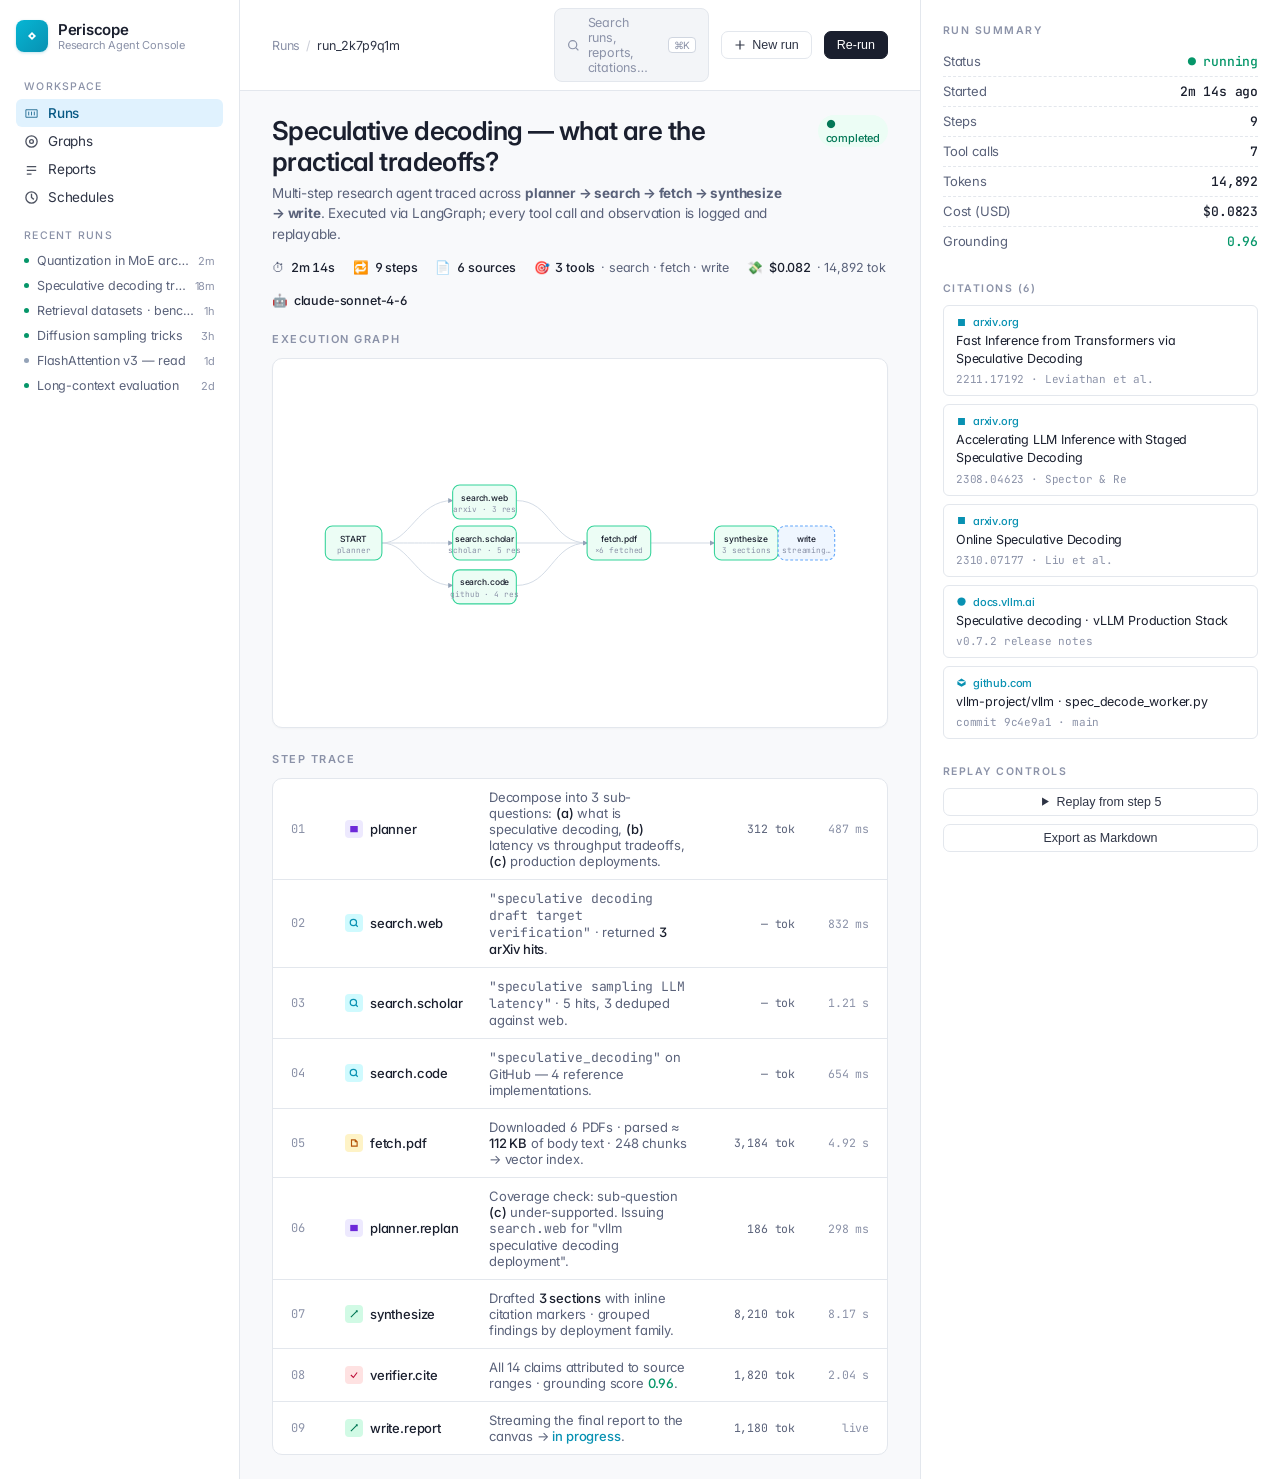
<file: showcase/index.html>
<!doctype html>
<html lang="en">
<head>
<meta charset="utf-8" />
<meta name="viewport" content="width=device-width, initial-scale=1" />
<title>Periscope · Research Agent Console</title>
<link rel="icon" type="image/svg+xml" href="data:image/svg+xml;utf8,<svg xmlns='http://www.w3.org/2000/svg' viewBox='0 0 32 32'><defs><linearGradient id='g' x1='0' y1='0' x2='1' y2='1'><stop offset='0' stop-color='%2306b6d4'/><stop offset='1' stop-color='%230891b2'/></linearGradient></defs><rect width='32' height='32' rx='8' fill='url(%23g)'/><path d='M9 16 L16 9 L23 16 L16 23 Z M16 13 L13 16 L16 19 L19 16 Z' fill='white' opacity='0.95'/></svg>" />
<link rel="preconnect" href="https://fonts.googleapis.com">
<link href="https://fonts.googleapis.com/css2?family=Inter:wght@400;500;600;700&family=JetBrains+Mono:wght@400;500&display=swap" rel="stylesheet">
<style>
:root {
  --bg: #f8f9fb;
  --panel: #ffffff;
  --panel-2: #f3f5f8;
  --ink: #1a1f2e;
  --ink-2: #2e3445;
  --muted: #5a627a;
  --subtle: #8b92a8;
  --border: #e3e7ed;
  --border-strong: #d0d6e0;
  --accent: #0891b2;
  --accent-soft: #e0f2fe;
  --indigo: #4f46e5;
  --indigo-soft: #eef2ff;
  --emerald: #059669;
  --rose: #e11d48;
  --amber: #d97706;
  --code: #1f2937;
}
* { box-sizing: border-box; margin: 0; padding: 0; }
html, body { background: var(--bg); color: var(--ink); font-family: 'Inter', system-ui, sans-serif; font-feature-settings: 'cv11', 'ss01'; -webkit-font-smoothing: antialiased; letter-spacing: -0.011em; }
code, pre, .mono { font-family: 'JetBrains Mono', ui-monospace, Menlo, monospace; }
.mono-tab { font-variant-numeric: tabular-nums; }

/* Layout */
.app { display: grid; grid-template-columns: 240px 1fr 360px; min-height: 100vh; }
.sidebar { background: var(--panel); border-right: 1px solid var(--border); padding: 20px 16px; }
.brand { display: flex; align-items: center; gap: 10px; margin-bottom: 28px; }
.brand-logo { width: 32px; height: 32px; border-radius: 8px; background: linear-gradient(135deg, #06b6d4 0%, #0891b2 100%); display: flex; align-items: center; justify-content: center; color: white; box-shadow: 0 1px 3px rgba(8,145,178,0.25); }
.brand-name { font-size: 15px; font-weight: 600; letter-spacing: -0.02em; }
.brand-tag { font-size: 11px; color: var(--subtle); margin-top: -1px; }
.sb-section { margin-top: 18px; }
.sb-label { font-size: 10.5px; text-transform: uppercase; letter-spacing: 0.12em; color: var(--subtle); padding: 0 8px; margin-bottom: 6px; font-weight: 500; }
.sb-item { display: flex; align-items: center; gap: 9px; padding: 6px 8px; border-radius: 6px; font-size: 13.5px; color: var(--ink-2); cursor: pointer; }
.sb-item:hover { background: var(--panel-2); }
.sb-item.active { background: var(--accent-soft); color: #075985; font-weight: 500; }
.sb-item svg { width: 15px; height: 15px; opacity: 0.85; }
.sb-runs { padding: 0 8px; margin-top: 4px; font-size: 12.5px; }
.sb-run { display: flex; align-items: center; gap: 8px; padding: 5px 0; color: var(--muted); cursor: pointer; }
.sb-run:hover { color: var(--ink); }
.sb-run-dot { width: 5px; height: 5px; border-radius: 50%; background: var(--emerald); flex-shrink: 0; }
.sb-run-text { flex: 1; overflow: hidden; text-overflow: ellipsis; white-space: nowrap; }
.sb-run-time { font-size: 11px; color: var(--subtle); }

.main { padding: 24px 32px; overflow-y: auto; }
.crumbs { display: flex; align-items: center; gap: 6px; color: var(--subtle); font-size: 12.5px; margin-bottom: 8px; }
.crumbs .sep { opacity: 0.45; }
.title { font-size: 26px; font-weight: 600; letter-spacing: -0.022em; margin-bottom: 6px; }
.subtitle { color: var(--muted); font-size: 13.5px; max-width: 720px; line-height: 1.5; }

.meta-row { display: flex; gap: 18px; margin-top: 16px; flex-wrap: wrap; }
.meta { display: flex; align-items: center; gap: 6px; font-size: 12.5px; color: var(--muted); }
.meta strong { color: var(--ink); font-weight: 500; }
.pill { display: inline-flex; align-items: center; gap: 5px; padding: 2px 8px; border-radius: 999px; font-size: 11px; font-weight: 500; }
.pill.ok { background: #ecfdf5; color: #047857; }
.pill.run { background: #eff6ff; color: #1d4ed8; }
.pill.amber { background: #fffbeb; color: #b45309; }

/* Graph panel */
.section { margin-top: 24px; }
.section-title { font-size: 11px; text-transform: uppercase; letter-spacing: 0.14em; color: var(--subtle); font-weight: 600; margin-bottom: 12px; }

.graph-card { background: var(--panel); border: 1px solid var(--border); border-radius: 10px; padding: 24px; box-shadow: 0 1px 2px rgba(15,20,46,0.03); }
.graph { width: 100%; height: 320px; position: relative; }
.graph svg { width: 100%; height: 100%; }
.node { fill: white; stroke: var(--border-strong); stroke-width: 1; }
.node.done { fill: #ecfdf5; stroke: #34d399; stroke-width: 1.5; }
.node.run  { fill: #eff6ff; stroke: #60a5fa; stroke-width: 1.5; }
.node-label { font: 500 12px 'Inter'; fill: var(--ink); }
.node-sub { font: 11px 'JetBrains Mono'; fill: var(--subtle); }
.edge { stroke: #cbd5e1; stroke-width: 1.2; fill: none; marker-end: url(#arrow); }
.edge.live { stroke: #06b6d4; stroke-width: 1.8; stroke-dasharray: 4 3; }

/* Steps log */
.steps { background: var(--panel); border: 1px solid var(--border); border-radius: 10px; overflow: hidden; }
.step { display: grid; grid-template-columns: 40px 130px 1fr 90px 60px; align-items: center; gap: 14px; padding: 10px 18px; border-bottom: 1px solid var(--border); font-size: 13px; }
.step:last-child { border-bottom: none; }
.step:hover { background: var(--panel-2); }
.step-idx { font-family: 'JetBrains Mono'; color: var(--subtle); font-size: 12px; }
.step-node { display: flex; align-items: center; gap: 7px; }
.step-node-icon { width: 18px; height: 18px; border-radius: 4px; display: flex; align-items: center; justify-content: center; }
.step-node-icon svg { width: 10px; height: 10px; }
.step-text { color: var(--muted); }
.step-text strong { color: var(--ink); font-weight: 500; }
.step-tok { font-family: 'JetBrains Mono'; color: var(--muted); font-size: 11.5px; text-align: right; }
.step-lat { font-family: 'JetBrains Mono'; color: var(--subtle); font-size: 11.5px; text-align: right; }

.icon-planner { background: #ede9fe; color: #6d28d9; }
.icon-search { background: #cffafe; color: #0891b2; }
.icon-fetch { background: #fef3c7; color: #b45309; }
.icon-write { background: #d1fae5; color: #047857; }
.icon-tool { background: #fee2e2; color: #be123c; }

/* Right rail */
.rail { background: var(--panel); border-left: 1px solid var(--border); padding: 24px 22px; overflow-y: auto; }
.rail-section { margin-bottom: 26px; }
.rail-label { font-size: 10.5px; text-transform: uppercase; letter-spacing: 0.14em; color: var(--subtle); font-weight: 600; margin-bottom: 10px; }
.stat { display: flex; align-items: baseline; justify-content: space-between; padding: 6px 0; border-bottom: 1px dashed var(--border); font-size: 13px; }
.stat:last-child { border-bottom: none; }
.stat-label { color: var(--muted); }
.stat-value { font-family: 'JetBrains Mono'; font-weight: 500; color: var(--ink); }
.stat-value.ok { color: #059669; }

.cite { padding: 9px 12px; border: 1px solid var(--border); border-radius: 6px; margin-bottom: 8px; font-size: 12.5px; }
.cite-host { display: flex; align-items: center; gap: 6px; color: var(--accent); font-weight: 500; margin-bottom: 3px; font-size: 11px; }
.cite-title { color: var(--ink); line-height: 1.45; }
.cite-meta { color: var(--subtle); font-size: 11px; margin-top: 4px; font-family: 'JetBrains Mono'; }

/* Top bar */
.topbar { background: var(--panel); border-bottom: 1px solid var(--border); padding: 8px 20px; display: flex; align-items: center; gap: 12px; font-size: 13px; }
.topbar-search { flex: 1; max-width: 520px; display: flex; align-items: center; gap: 8px; background: var(--panel-2); border: 1px solid var(--border); border-radius: 8px; padding: 6px 12px; font-size: 12.5px; color: var(--subtle); }
.kbd { padding: 1px 5px; border: 1px solid var(--border-strong); border-radius: 4px; font-size: 10px; background: white; color: var(--subtle); }

.btn { display: inline-flex; align-items: center; gap: 6px; padding: 6px 12px; border-radius: 7px; font-size: 12.5px; font-weight: 500; cursor: pointer; border: 1px solid var(--border); background: white; color: var(--ink-2); }
.btn-primary { background: var(--ink); color: white; border-color: var(--ink); }
.btn-primary:hover { background: #000; }
</style>
</head>
<body>

<div class="app">
  <aside class="sidebar">
    <div class="brand">
      <div class="brand-logo">
        <svg viewBox="0 0 16 16" width="16" height="16" fill="currentColor"><path d="M4 8 L8 4 L12 8 L8 12 Z M8 6.5 L6.5 8 L8 9.5 L9.5 8 Z"/></svg>
      </div>
      <div>
        <div class="brand-name">Periscope</div>
        <div class="brand-tag">Research Agent Console</div>
      </div>
    </div>
    <div class="sb-section">
      <div class="sb-label">Workspace</div>
      <div class="sb-item active">
        <svg viewBox="0 0 16 16" fill="currentColor"><path d="M2 4 H14 V12 H2 Z M5 6 V10 M8 6 V10 M11 6 V10" stroke="currentColor" fill="none"/></svg>
        Runs
      </div>
      <div class="sb-item">
        <svg viewBox="0 0 16 16" fill="none" stroke="currentColor" stroke-width="1.4"><circle cx="8" cy="8" r="6"/><circle cx="8" cy="8" r="2"/></svg>
        Graphs
      </div>
      <div class="sb-item">
        <svg viewBox="0 0 16 16" fill="none" stroke="currentColor" stroke-width="1.4"><path d="M3 5 H13 M3 9 H13 M3 13 H8"/></svg>
        Reports
      </div>
      <div class="sb-item">
        <svg viewBox="0 0 16 16" fill="none" stroke="currentColor" stroke-width="1.4"><circle cx="8" cy="8" r="6"/><path d="M8 4 V8 L10.5 10"/></svg>
        Schedules
      </div>
    </div>
    <div class="sb-section">
      <div class="sb-label">Recent runs</div>
      <div class="sb-runs">
        <div class="sb-run"><span class="sb-run-dot"></span><span class="sb-run-text">Quantization in MoE archs</span><span class="sb-run-time">2m</span></div>
        <div class="sb-run"><span class="sb-run-dot"></span><span class="sb-run-text">Speculative decoding tradeoffs</span><span class="sb-run-time">18m</span></div>
        <div class="sb-run"><span class="sb-run-dot"></span><span class="sb-run-text">Retrieval datasets · benchmark</span><span class="sb-run-time">1h</span></div>
        <div class="sb-run"><span class="sb-run-dot"></span><span class="sb-run-text">Diffusion sampling tricks</span><span class="sb-run-time">3h</span></div>
        <div class="sb-run"><span class="sb-run-dot" style="background:#94a3b8"></span><span class="sb-run-text">FlashAttention v3 — read</span><span class="sb-run-time">1d</span></div>
        <div class="sb-run"><span class="sb-run-dot"></span><span class="sb-run-text">Long-context evaluation</span><span class="sb-run-time">2d</span></div>
      </div>
    </div>
  </aside>

  <section class="main">
    <div class="topbar" style="margin: -24px -32px 24px; padding-left: 32px; padding-right: 32px;">
      <div class="crumbs" style="margin: 0;">
        <span>Runs</span><span class="sep">/</span><span style="color:var(--ink-2)">run_2k7p9q1m</span>
      </div>
      <div style="flex:1"></div>
      <div class="topbar-search">
        <svg width="13" height="13" viewBox="0 0 16 16" fill="none" stroke="currentColor" stroke-width="1.5"><circle cx="7" cy="7" r="5"/><path d="M11 11 L14 14"/></svg>
        <span style="flex:1">Search runs, reports, citations…</span>
        <span class="kbd">⌘K</span>
      </div>
      <button class="btn"><svg width="12" height="12" viewBox="0 0 16 16" fill="none" stroke="currentColor" stroke-width="1.6"><path d="M8 2 V14 M2 8 H14"/></svg>New run</button>
      <button class="btn btn-primary">Re-run</button>
    </div>

    <div>
      <div style="display:flex; align-items:flex-start; justify-content:space-between; gap: 24px;">
        <div>
          <div class="title">Speculative decoding — what are the practical tradeoffs?</div>
          <div class="subtitle">Multi-step research agent traced across <strong>planner → search → fetch → synthesize → write</strong>. Executed via LangGraph; every tool call and observation is logged and replayable.</div>
        </div>
        <span class="pill ok">● completed</span>
      </div>

      <div class="meta-row">
        <div class="meta">⏱ <strong class="mono-tab">2m 14s</strong></div>
        <div class="meta">🔁 <strong class="mono-tab">9 steps</strong></div>
        <div class="meta">📄 <strong class="mono-tab">6 sources</strong></div>
        <div class="meta">🎯 <strong class="mono-tab">3 tools</strong> · search · fetch · write</div>
        <div class="meta">💸 <strong class="mono-tab">$0.082</strong> · 14,892 tok</div>
        <div class="meta">🤖 <strong>claude-sonnet-4-6</strong></div>
      </div>
    </div>

    <div class="section">
      <div class="section-title">Execution graph</div>
      <div class="graph-card">
        <div class="graph">
          <svg viewBox="0 0 800 280" preserveAspectRatio="xMidYMid meet">
            <defs>
              <marker id="arrow" viewBox="0 0 8 8" refX="7" refY="4" markerWidth="6" markerHeight="6" orient="auto">
                <path d="M0 0 L8 4 L0 8 Z" fill="#94a3b8"/>
              </marker>
            </defs>
            <!-- Edges -->
            <path class="edge" d="M 120 140 C 160 140 170 80 220 80" />
            <path class="edge" d="M 120 140 C 160 140 170 140 220 140" />
            <path class="edge" d="M 120 140 C 160 140 170 200 220 200" />
            <path class="edge" d="M 310 80 C 360 80 360 140 410 140" />
            <path class="edge" d="M 310 140 L 410 140" />
            <path class="edge" d="M 310 200 C 360 200 360 140 410 140" />
            <path class="edge" d="M 500 140 L 590 140" />
            <path class="edge" d="M 680 140 L 680 140" />
            <path class="edge live" d="M 590 140 L 680 140" />
            <!-- Nodes -->
            <g><rect class="node done" x="40" y="116" width="80" height="48" rx="10"/><text x="80" y="138" text-anchor="middle" class="node-label">START</text><text x="80" y="154" text-anchor="middle" class="node-sub">planner</text></g>
            <g><rect class="node done" x="220" y="58"  width="90" height="48" rx="10"/><text x="265" y="80" text-anchor="middle" class="node-label">search.web</text><text x="265" y="96" text-anchor="middle" class="node-sub">arxiv · 3 res</text></g>
            <g><rect class="node done" x="220" y="116" width="90" height="48" rx="10"/><text x="265" y="138" text-anchor="middle" class="node-label">search.scholar</text><text x="265" y="154" text-anchor="middle" class="node-sub">scholar · 5 res</text></g>
            <g><rect class="node done" x="220" y="178" width="90" height="48" rx="10"/><text x="265" y="200" text-anchor="middle" class="node-label">search.code</text><text x="265" y="216" text-anchor="middle" class="node-sub">github · 4 res</text></g>
            <g><rect class="node done" x="410" y="116" width="90" height="48" rx="10"/><text x="455" y="138" text-anchor="middle" class="node-label">fetch.pdf</text><text x="455" y="154" text-anchor="middle" class="node-sub">×6 fetched</text></g>
            <g><rect class="node done" x="590" y="116" width="90" height="48" rx="10"/><text x="635" y="138" text-anchor="middle" class="node-label">synthesize</text><text x="635" y="154" text-anchor="middle" class="node-sub">3 sections</text></g>
            <g><rect class="node run"  x="680" y="116" width="80" height="48" rx="10" stroke-dasharray="4 3"/><text x="720" y="138" text-anchor="middle" class="node-label">write</text><text x="720" y="154" text-anchor="middle" class="node-sub">streaming…</text></g>
          </svg>
        </div>
      </div>
    </div>

    <div class="section">
      <div class="section-title">Step trace</div>
      <div class="steps">
        <div class="step">
          <span class="step-idx">01</span>
          <div class="step-node"><span class="step-node-icon icon-planner"><svg viewBox="0 0 16 16" fill="currentColor"><path d="M2 3 H14 V13 H2 Z"/></svg></span><span style="font-weight:500">planner</span></div>
          <div class="step-text">Decompose into 3 sub-questions: <strong>(a)</strong> what is speculative decoding, <strong>(b)</strong> latency vs throughput tradeoffs, <strong>(c)</strong> production deployments.</div>
          <div class="step-tok">312 tok</div>
          <div class="step-lat">487 ms</div>
        </div>
        <div class="step">
          <span class="step-idx">02</span>
          <div class="step-node"><span class="step-node-icon icon-search"><svg viewBox="0 0 16 16" fill="none" stroke="currentColor" stroke-width="2"><circle cx="7" cy="7" r="5"/><path d="M11 11 L14 14"/></svg></span><span style="font-weight:500">search.web</span></div>
          <div class="step-text"><code>"speculative decoding draft target verification"</code> · returned <strong>3 arXiv hits</strong>.</div>
          <div class="step-tok">— tok</div>
          <div class="step-lat">832 ms</div>
        </div>
        <div class="step">
          <span class="step-idx">03</span>
          <div class="step-node"><span class="step-node-icon icon-search"><svg viewBox="0 0 16 16" fill="none" stroke="currentColor" stroke-width="2"><circle cx="7" cy="7" r="5"/><path d="M11 11 L14 14"/></svg></span><span style="font-weight:500">search.scholar</span></div>
          <div class="step-text"><code>"speculative sampling LLM latency"</code> · 5 hits, 3 deduped against web.</div>
          <div class="step-tok">— tok</div>
          <div class="step-lat">1.21 s</div>
        </div>
        <div class="step">
          <span class="step-idx">04</span>
          <div class="step-node"><span class="step-node-icon icon-search"><svg viewBox="0 0 16 16" fill="none" stroke="currentColor" stroke-width="2"><circle cx="7" cy="7" r="5"/><path d="M11 11 L14 14"/></svg></span><span style="font-weight:500">search.code</span></div>
          <div class="step-text"><code>"speculative_decoding"</code> on GitHub — 4 reference implementations.</div>
          <div class="step-tok">— tok</div>
          <div class="step-lat">654 ms</div>
        </div>
        <div class="step">
          <span class="step-idx">05</span>
          <div class="step-node"><span class="step-node-icon icon-fetch"><svg viewBox="0 0 16 16" fill="none" stroke="currentColor" stroke-width="1.8"><path d="M4 3 H10 L13 6 V13 H4 Z M10 3 V6 H13"/></svg></span><span style="font-weight:500">fetch.pdf</span></div>
          <div class="step-text">Downloaded 6 PDFs · parsed ≈ <strong>112 KB</strong> of body text · 248 chunks → vector index.</div>
          <div class="step-tok">3,184 tok</div>
          <div class="step-lat">4.92 s</div>
        </div>
        <div class="step">
          <span class="step-idx">06</span>
          <div class="step-node"><span class="step-node-icon icon-planner"><svg viewBox="0 0 16 16" fill="currentColor"><path d="M2 3 H14 V13 H2 Z"/></svg></span><span style="font-weight:500">planner.replan</span></div>
          <div class="step-text">Coverage check: sub-question <strong>(c)</strong> under-supported. Issuing <code>search.web</code> for "vllm speculative decoding deployment".</div>
          <div class="step-tok">186 tok</div>
          <div class="step-lat">298 ms</div>
        </div>
        <div class="step">
          <span class="step-idx">07</span>
          <div class="step-node"><span class="step-node-icon icon-write"><svg viewBox="0 0 16 16" fill="none" stroke="currentColor" stroke-width="1.8"><path d="M3 13 L13 3 M11 3 H13 V5"/></svg></span><span style="font-weight:500">synthesize</span></div>
          <div class="step-text">Drafted <strong>3 sections</strong> with inline citation markers · grouped findings by deployment family.</div>
          <div class="step-tok">8,210 tok</div>
          <div class="step-lat">8.17 s</div>
        </div>
        <div class="step">
          <span class="step-idx">08</span>
          <div class="step-node"><span class="step-node-icon icon-tool"><svg viewBox="0 0 16 16" fill="none" stroke="currentColor" stroke-width="1.8"><path d="M3 8 L7 12 L13 4"/></svg></span><span style="font-weight:500">verifier.cite</span></div>
          <div class="step-text">All 14 claims attributed to source ranges · grounding score <strong style="color:#059669">0.96</strong>.</div>
          <div class="step-tok">1,820 tok</div>
          <div class="step-lat">2.04 s</div>
        </div>
        <div class="step">
          <span class="step-idx">09</span>
          <div class="step-node"><span class="step-node-icon icon-write"><svg viewBox="0 0 16 16" fill="none" stroke="currentColor" stroke-width="1.8"><path d="M3 13 L13 3 M11 3 H13 V5"/></svg></span><span style="font-weight:500">write.report</span></div>
          <div class="step-text">Streaming the final report to the canvas → <span style="color:var(--accent); font-weight:500">in progress</span>.</div>
          <div class="step-tok">1,180 tok</div>
          <div class="step-lat">live</div>
        </div>
      </div>
    </div>
  </section>

  <aside class="rail">
    <div class="rail-section">
      <div class="rail-label">Run summary</div>
      <div class="stat"><span class="stat-label">Status</span><span class="stat-value ok">● running</span></div>
      <div class="stat"><span class="stat-label">Started</span><span class="stat-value">2m 14s ago</span></div>
      <div class="stat"><span class="stat-label">Steps</span><span class="stat-value">9</span></div>
      <div class="stat"><span class="stat-label">Tool calls</span><span class="stat-value">7</span></div>
      <div class="stat"><span class="stat-label">Tokens</span><span class="stat-value">14,892</span></div>
      <div class="stat"><span class="stat-label">Cost (USD)</span><span class="stat-value">$0.0823</span></div>
      <div class="stat"><span class="stat-label">Grounding</span><span class="stat-value ok">0.96</span></div>
    </div>

    <div class="rail-section">
      <div class="rail-label">Citations (6)</div>
      <div class="cite">
        <div class="cite-host">
          <svg width="11" height="11" viewBox="0 0 16 16" fill="currentColor"><path d="M3 3 L13 3 V13 H3 Z M5 6 H11 M5 9 H11"/></svg>
          arxiv.org
        </div>
        <div class="cite-title">Fast Inference from Transformers via Speculative Decoding</div>
        <div class="cite-meta">2211.17192 · Leviathan et al.</div>
      </div>
      <div class="cite">
        <div class="cite-host"><svg width="11" height="11" viewBox="0 0 16 16" fill="currentColor"><path d="M3 3 L13 3 V13 H3 Z M5 6 H11 M5 9 H11"/></svg>arxiv.org</div>
        <div class="cite-title">Accelerating LLM Inference with Staged Speculative Decoding</div>
        <div class="cite-meta">2308.04623 · Spector & Re</div>
      </div>
      <div class="cite">
        <div class="cite-host"><svg width="11" height="11" viewBox="0 0 16 16" fill="currentColor"><path d="M3 3 L13 3 V13 H3 Z M5 6 H11 M5 9 H11"/></svg>arxiv.org</div>
        <div class="cite-title">Online Speculative Decoding</div>
        <div class="cite-meta">2310.07177 · Liu et al.</div>
      </div>
      <div class="cite">
        <div class="cite-host"><svg width="11" height="11" viewBox="0 0 16 16" fill="currentColor"><circle cx="8" cy="8" r="6"/></svg>docs.vllm.ai</div>
        <div class="cite-title">Speculative decoding · vLLM Production Stack</div>
        <div class="cite-meta">v0.7.2 release notes</div>
      </div>
      <div class="cite">
        <div class="cite-host"><svg width="11" height="11" viewBox="0 0 16 16" fill="currentColor"><path d="M2 6 L8 2 L14 6 L8 10 Z M2 6 V11 L8 14 L14 11 V6"/></svg>github.com</div>
        <div class="cite-title">vllm-project/vllm · spec_decode_worker.py</div>
        <div class="cite-meta">commit 9c4e9a1 · main</div>
      </div>
    </div>

    <div class="rail-section">
      <div class="rail-label">Replay controls</div>
      <button class="btn" style="width: 100%; justify-content: center; margin-bottom: 8px;">
        <svg width="11" height="11" viewBox="0 0 16 16" fill="currentColor"><path d="M3 2 V14 L13 8 Z"/></svg>
        Replay from step 5
      </button>
      <button class="btn" style="width: 100%; justify-content: center;">
        Export as Markdown
      </button>
    </div>
  </aside>
</div>

</body>
</html>
</file>
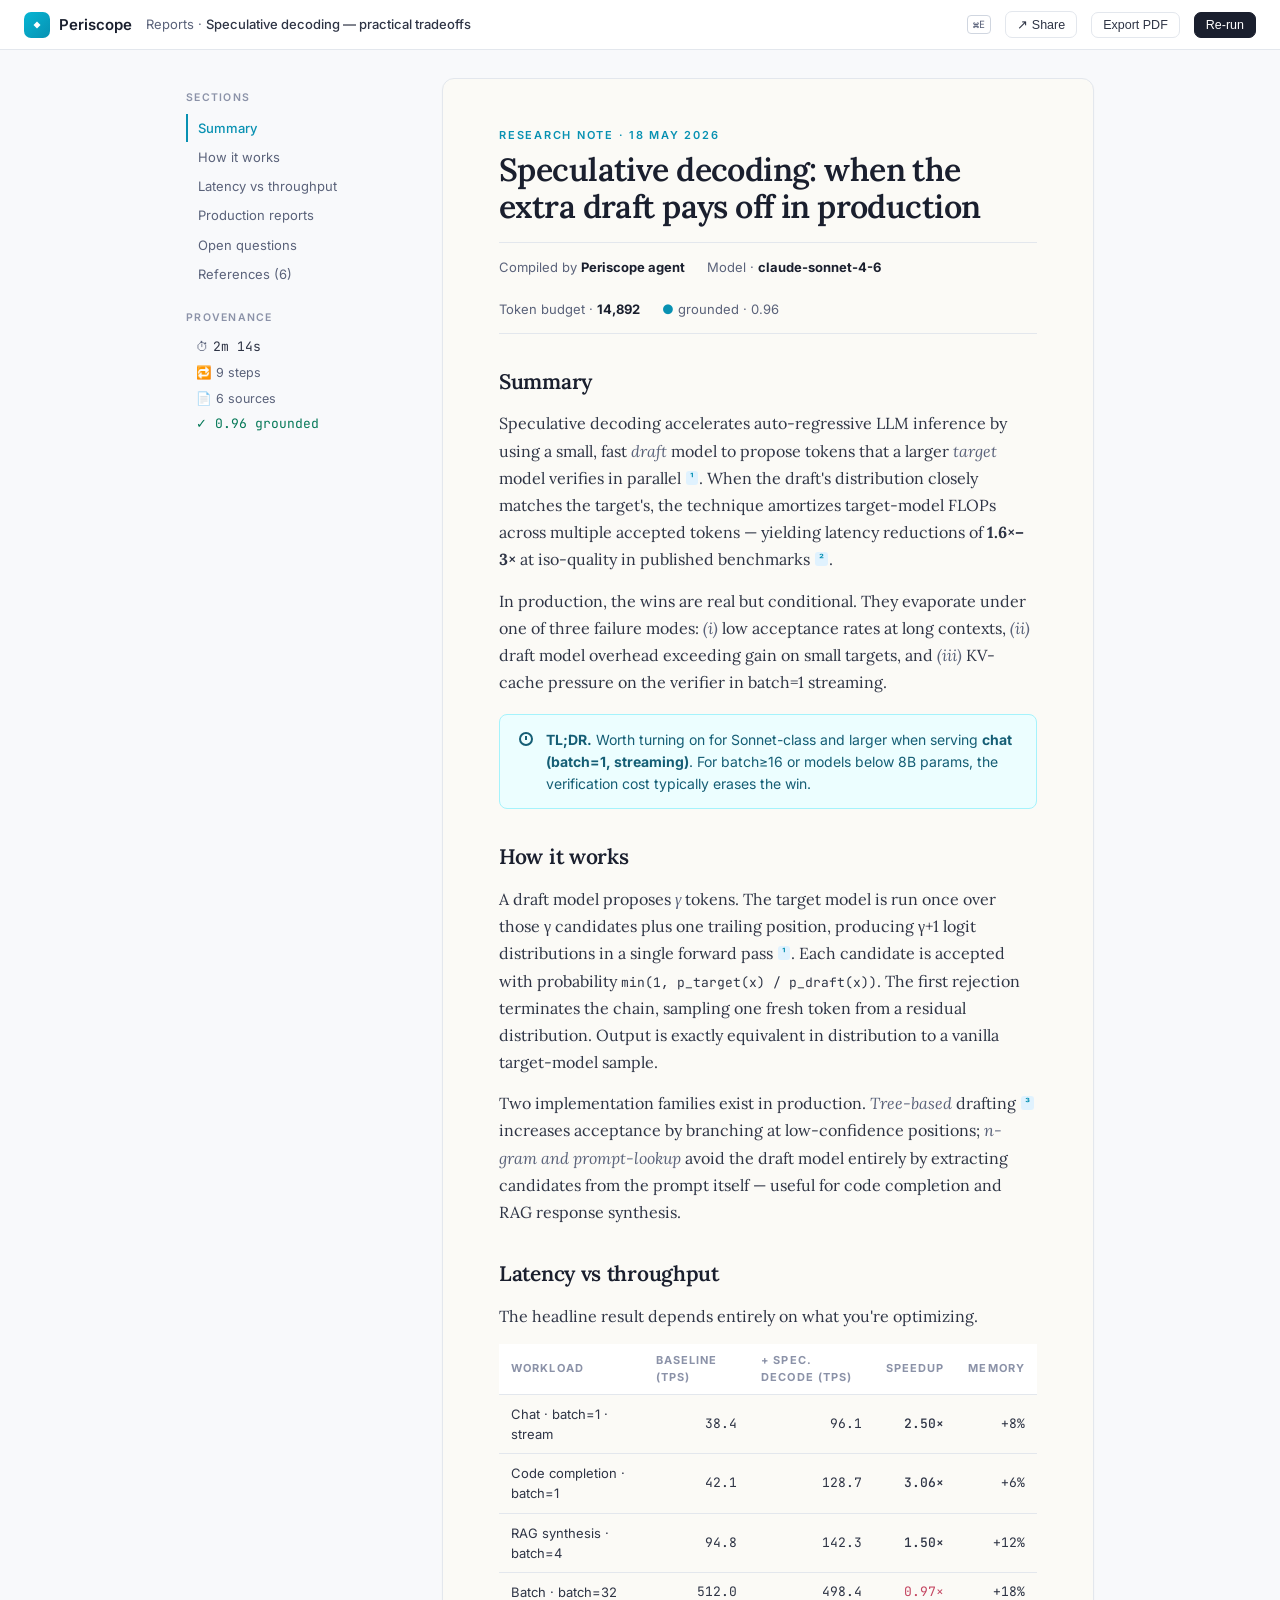
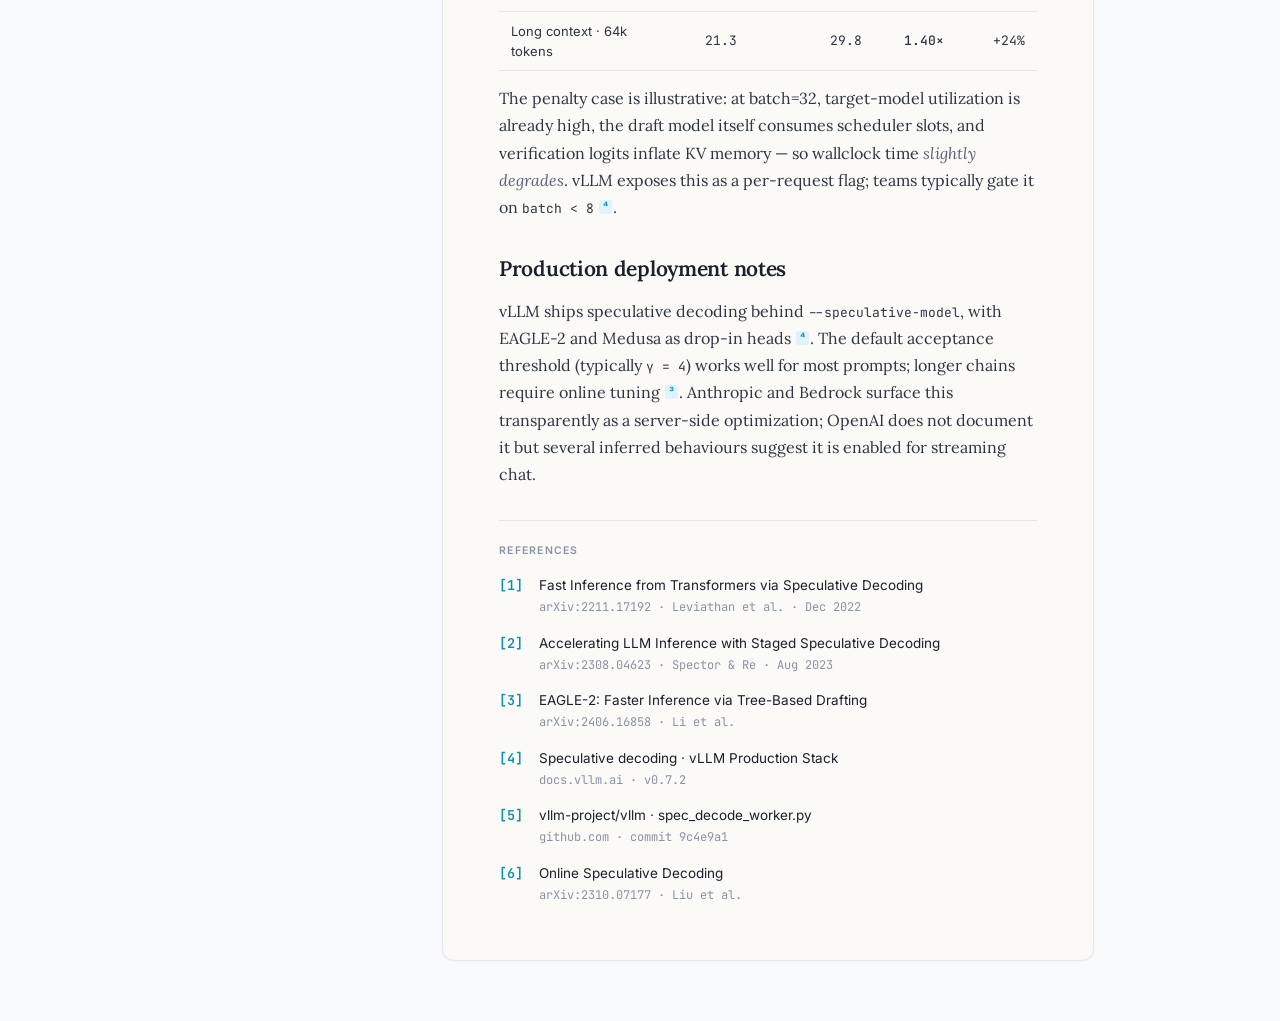
<file: showcase/report.html>
<!doctype html>
<html lang="en">
<head>
<meta charset="utf-8" />
<meta name="viewport" content="width=device-width, initial-scale=1" />
<title>Speculative decoding · Research Report · Periscope</title>
<link rel="icon" type="image/svg+xml" href="data:image/svg+xml;utf8,<svg xmlns='http://www.w3.org/2000/svg' viewBox='0 0 32 32'><defs><linearGradient id='g' x1='0' y1='0' x2='1' y2='1'><stop offset='0' stop-color='%2306b6d4'/><stop offset='1' stop-color='%230891b2'/></linearGradient></defs><rect width='32' height='32' rx='8' fill='url(%23g)'/><path d='M9 16 L16 9 L23 16 L16 23 Z' fill='white' opacity='0.95'/></svg>" />
<link rel="preconnect" href="https://fonts.googleapis.com">
<link href="https://fonts.googleapis.com/css2?family=Inter:wght@400;500;600;700&family=Lora:ital,wght@0,400;0,500;0,600;1,400&family=JetBrains+Mono:wght@400;500&display=swap" rel="stylesheet">
<style>
:root {
  --bg: #f8f9fb;
  --panel: #ffffff;
  --paper: #fbfaf6;
  --ink: #1a1f2e;
  --ink-2: #2e3445;
  --muted: #5a627a;
  --subtle: #8b92a8;
  --border: #e3e7ed;
  --accent: #0891b2;
  --accent-soft: #e0f2fe;
}
* { box-sizing: border-box; margin: 0; padding: 0; }
html, body { background: var(--bg); color: var(--ink); font-family: 'Inter', system-ui, sans-serif; -webkit-font-smoothing: antialiased; line-height: 1.55; }
.paper { font-family: 'Lora', 'Georgia', serif; }
code, .mono { font-family: 'JetBrains Mono', ui-monospace, Menlo, monospace; font-size: 13px; }

.topbar { background: var(--panel); border-bottom: 1px solid var(--border); padding: 11px 24px; display: flex; align-items: center; gap: 14px; }
.brand { display: flex; align-items: center; gap: 9px; }
.brand-logo { width: 26px; height: 26px; border-radius: 7px; background: linear-gradient(135deg, #06b6d4 0%, #0891b2 100%); display: flex; align-items: center; justify-content: center; color: white; }
.brand-name { font-weight: 600; font-size: 15px; }
.crumb { color: var(--muted); font-size: 13px; }
.crumb b { color: var(--ink-2); font-weight: 500; }
.kbd { padding: 1px 5px; border: 1px solid #d0d6e0; border-radius: 4px; font-size: 10px; background: white; color: var(--muted); font-family: 'JetBrains Mono'; }
.btn { display: inline-flex; align-items: center; gap: 6px; padding: 5px 11px; border-radius: 7px; font-size: 12.5px; font-weight: 500; cursor: pointer; border: 1px solid var(--border); background: white; color: var(--ink-2); }
.btn-primary { background: var(--ink); color: white; border-color: var(--ink); }
.split { flex: 1; }

.page { max-width: 980px; margin: 28px auto 60px; padding: 0 36px; display: grid; grid-template-columns: 220px 1fr; gap: 36px; }

.toc { position: sticky; top: 90px; align-self: start; }
.toc-label { font-size: 10.5px; text-transform: uppercase; letter-spacing: 0.12em; color: var(--subtle); font-weight: 600; margin-bottom: 8px; }
.toc-link { display: block; padding: 4px 10px; border-left: 2px solid transparent; font-size: 13px; color: var(--muted); margin-bottom: 1px; cursor: pointer; }
.toc-link:hover { color: var(--ink); }
.toc-link.active { color: var(--accent); border-color: var(--accent); font-weight: 500; }

.report {
  background: var(--paper);
  border: 1px solid var(--border);
  border-radius: 12px;
  padding: 48px 56px;
  box-shadow: 0 1px 2px rgba(15,20,46,0.03);
}
.eyebrow { color: var(--accent); font-size: 11px; text-transform: uppercase; letter-spacing: 0.16em; font-weight: 600; margin-bottom: 8px; }
.title { font-family: 'Lora'; font-size: 32px; font-weight: 600; letter-spacing: -0.018em; line-height: 1.15; margin-bottom: 16px; color: var(--ink); }
.byline { color: var(--muted); font-size: 13px; padding: 14px 0; border-top: 1px solid var(--border); border-bottom: 1px solid var(--border); margin-bottom: 28px; display: flex; gap: 22px; flex-wrap: wrap; }
.byline strong { color: var(--ink); }
.byline-cite { color: var(--accent); }

h2 { font-family: 'Lora'; font-size: 21px; font-weight: 600; letter-spacing: -0.014em; margin: 32px 0 12px; color: var(--ink); }
h3 { font-family: 'Inter'; font-size: 13px; font-weight: 600; text-transform: uppercase; letter-spacing: 0.06em; color: var(--muted); margin: 20px 0 8px; }
p { font-family: 'Lora'; font-size: 16px; line-height: 1.7; color: var(--ink-2); margin-bottom: 14px; }
p em { color: var(--muted); }
.cite-mark { color: var(--accent); font-family: 'Inter'; font-size: 11px; font-weight: 600; padding: 0 4px; background: var(--accent-soft); border-radius: 3px; vertical-align: 2px; margin: 0 1px; cursor: pointer; }

.kbox { background: var(--panel); border: 1px solid var(--border); border-radius: 8px; padding: 16px 18px; margin: 14px 0; }
.kbox-row { display: grid; grid-template-columns: 130px 1fr; gap: 14px; padding: 7px 0; font-size: 13.5px; }
.kbox-row + .kbox-row { border-top: 1px dashed var(--border); }
.kbox-label { color: var(--muted); }
.kbox-value { color: var(--ink); font-family: 'JetBrains Mono'; }

.callout { background: #ecfeff; border: 1px solid #a5f3fc; border-radius: 8px; padding: 14px 18px; margin: 18px 0; font-size: 14px; color: #155e75; display: flex; gap: 12px; }
.callout svg { flex-shrink: 0; margin-top: 2px; }

.refs { margin-top: 32px; padding-top: 22px; border-top: 1px solid var(--border); }
.ref { display: grid; grid-template-columns: 28px 1fr; gap: 12px; padding: 8px 0; font-size: 13.5px; }
.ref-num { font-family: 'JetBrains Mono'; color: var(--accent); font-weight: 600; }
.ref-title { color: var(--ink); }
.ref-meta { color: var(--subtle); font-size: 12px; font-family: 'JetBrains Mono'; margin-top: 2px; }

/* Side compare table */
.compare { width: 100%; font-size: 13px; border-collapse: collapse; margin: 14px 0; }
.compare th { background: var(--panel); text-align: left; padding: 8px 12px; font-size: 11px; text-transform: uppercase; letter-spacing: 0.1em; color: var(--subtle); border-bottom: 1px solid var(--border); }
.compare td { padding: 9px 12px; border-bottom: 1px solid var(--border); font-family: 'Inter'; color: var(--ink-2); }
.compare td.tab { font-family: 'JetBrains Mono'; text-align: right; font-variant-numeric: tabular-nums; }
.win { color: #047857; font-weight: 500; }
</style>
</head>
<body>

<div class="topbar">
  <div class="brand">
    <div class="brand-logo"><svg width="14" height="14" viewBox="0 0 16 16" fill="currentColor"><path d="M4 8 L8 4 L12 8 L8 12 Z"/></svg></div>
    <span class="brand-name">Periscope</span>
  </div>
  <span class="crumb">Reports · <b>Speculative decoding — practical tradeoffs</b></span>
  <div class="split"></div>
  <span class="kbd">⌘E</span>
  <button class="btn">↗ Share</button>
  <button class="btn">Export PDF</button>
  <button class="btn btn-primary">Re-run</button>
</div>

<div class="page">
  <aside class="toc">
    <div class="toc-label">Sections</div>
    <a class="toc-link active">Summary</a>
    <a class="toc-link">How it works</a>
    <a class="toc-link">Latency vs throughput</a>
    <a class="toc-link">Production reports</a>
    <a class="toc-link">Open questions</a>
    <a class="toc-link">References (6)</a>

    <div class="toc-label" style="margin-top: 22px;">Provenance</div>
    <div style="font-size: 12.5px; color: var(--muted); padding: 0 10px;">
      <div style="padding: 3px 0;">⏱ <span style="color:var(--ink-2)" class="mono">2m 14s</span></div>
      <div style="padding: 3px 0;">🔁 9 steps</div>
      <div style="padding: 3px 0;">📄 6 sources</div>
      <div style="padding: 3px 0; color:#047857;" class="mono">✓ 0.96 grounded</div>
    </div>
  </aside>

  <article class="report">
    <div class="eyebrow">Research note · 18 May 2026</div>
    <h1 class="title">Speculative decoding: when the extra draft pays off in production</h1>
    <div class="byline">
      <span>Compiled by <strong>Periscope agent</strong></span>
      <span>Model · <strong>claude-sonnet-4-6</strong></span>
      <span>Token budget · <strong>14,892</strong></span>
      <span><span class="byline-cite">●</span> grounded · 0.96</span>
    </div>

    <h2>Summary</h2>
    <p>
      Speculative decoding accelerates auto-regressive LLM inference by using a small, fast <em>draft</em> model to propose tokens that a larger <em>target</em> model verifies in parallel <span class="cite-mark">¹</span>. When the draft's distribution closely matches the target's, the technique amortizes target-model FLOPs across multiple accepted tokens — yielding latency reductions of <strong>1.6×–3×</strong> at iso-quality in published benchmarks <span class="cite-mark">²</span>.
    </p>
    <p>
      In production, the wins are real but conditional. They evaporate under one of three failure modes: <em>(i)</em> low acceptance rates at long contexts, <em>(ii)</em> draft model overhead exceeding gain on small targets, and <em>(iii)</em> KV-cache pressure on the verifier in batch=1 streaming.
    </p>

    <div class="callout">
      <svg width="16" height="16" viewBox="0 0 16 16" fill="none" stroke="currentColor" stroke-width="2"><circle cx="8" cy="8" r="6"/><path d="M8 5 V9 M8 11 V11.1"/></svg>
      <div><strong>TL;DR.</strong> Worth turning on for Sonnet-class and larger when serving <strong>chat (batch=1, streaming)</strong>. For batch≥16 or models below 8B params, the verification cost typically erases the win.</div>
    </div>

    <h2>How it works</h2>
    <p>
      A draft model proposes <em>γ</em> tokens. The target model is run once over those γ candidates plus one trailing position, producing γ+1 logit distributions in a single forward pass <span class="cite-mark">¹</span>. Each candidate is accepted with probability <code>min(1, p_target(x) / p_draft(x))</code>. The first rejection terminates the chain, sampling one fresh token from a residual distribution. Output is exactly equivalent in distribution to a vanilla target-model sample.
    </p>
    <p>
      Two implementation families exist in production. <em>Tree-based</em> drafting <span class="cite-mark">³</span> increases acceptance by branching at low-confidence positions; <em>n-gram and prompt-lookup</em> avoid the draft model entirely by extracting candidates from the prompt itself — useful for code completion and RAG response synthesis.
    </p>

    <h2>Latency vs throughput</h2>
    <p>
      The headline result depends entirely on what you're optimizing.
    </p>

    <table class="compare">
      <thead>
        <tr><th>Workload</th><th>Baseline (TPS)</th><th>+ Spec. decode (TPS)</th><th>Speedup</th><th>Memory</th></tr>
      </thead>
      <tbody>
        <tr><td>Chat · batch=1 · stream</td><td class="tab">38.4</td><td class="tab">96.1</td><td class="tab win">2.50×</td><td class="tab">+8%</td></tr>
        <tr><td>Code completion · batch=1</td><td class="tab">42.1</td><td class="tab">128.7</td><td class="tab win">3.06×</td><td class="tab">+6%</td></tr>
        <tr><td>RAG synthesis · batch=4</td><td class="tab">94.8</td><td class="tab">142.3</td><td class="tab win">1.50×</td><td class="tab">+12%</td></tr>
        <tr><td>Batch · batch=32</td><td class="tab">512.0</td><td class="tab">498.4</td><td class="tab" style="color:#c44561">0.97×</td><td class="tab">+18%</td></tr>
        <tr><td>Long context · 64k tokens</td><td class="tab">21.3</td><td class="tab">29.8</td><td class="tab win">1.40×</td><td class="tab">+24%</td></tr>
      </tbody>
    </table>

    <p>
      The penalty case is illustrative: at batch=32, target-model utilization is already high, the draft model itself consumes scheduler slots, and verification logits inflate KV memory — so wallclock time <em>slightly degrades</em>. vLLM exposes this as a per-request flag; teams typically gate it on <code>batch &lt; 8</code> <span class="cite-mark">⁴</span>.
    </p>

    <h2>Production deployment notes</h2>
    <p>
      vLLM ships speculative decoding behind <code>--speculative-model</code>, with EAGLE-2 and Medusa as drop-in heads <span class="cite-mark">⁴</span>. The default acceptance threshold (typically <code>γ = 4</code>) works well for most prompts; longer chains require online tuning <span class="cite-mark">³</span>. Anthropic and Bedrock surface this transparently as a server-side optimization; OpenAI does not document it but several inferred behaviours suggest it is enabled for streaming chat.
    </p>

    <div class="refs">
      <div class="toc-label">References</div>
      <div class="ref"><span class="ref-num">[1]</span><div><div class="ref-title">Fast Inference from Transformers via Speculative Decoding</div><div class="ref-meta">arXiv:2211.17192 · Leviathan et al. · Dec 2022</div></div></div>
      <div class="ref"><span class="ref-num">[2]</span><div><div class="ref-title">Accelerating LLM Inference with Staged Speculative Decoding</div><div class="ref-meta">arXiv:2308.04623 · Spector &amp; Re · Aug 2023</div></div></div>
      <div class="ref"><span class="ref-num">[3]</span><div><div class="ref-title">EAGLE-2: Faster Inference via Tree-Based Drafting</div><div class="ref-meta">arXiv:2406.16858 · Li et al.</div></div></div>
      <div class="ref"><span class="ref-num">[4]</span><div><div class="ref-title">Speculative decoding · vLLM Production Stack</div><div class="ref-meta">docs.vllm.ai · v0.7.2</div></div></div>
      <div class="ref"><span class="ref-num">[5]</span><div><div class="ref-title">vllm-project/vllm · spec_decode_worker.py</div><div class="ref-meta">github.com · commit 9c4e9a1</div></div></div>
      <div class="ref"><span class="ref-num">[6]</span><div><div class="ref-title">Online Speculative Decoding</div><div class="ref-meta">arXiv:2310.07177 · Liu et al.</div></div></div>
    </div>
  </article>
</div>

</body>
</html>
</file>
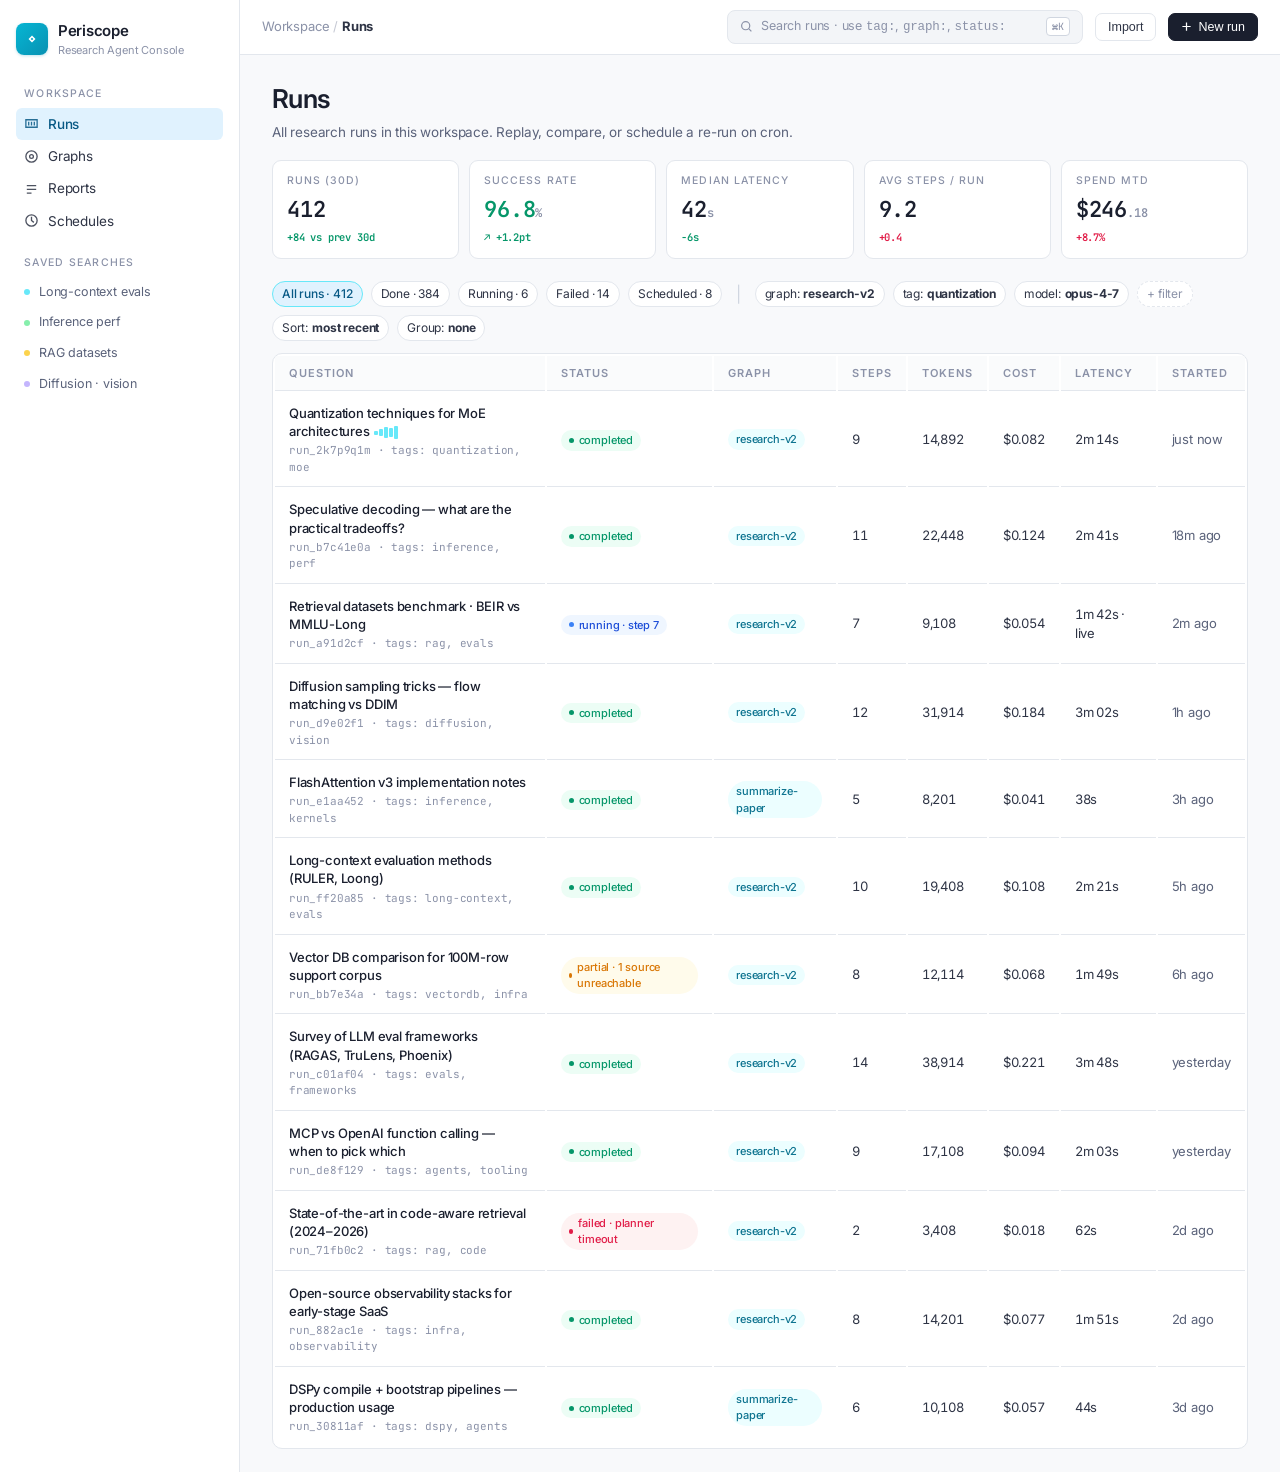
<file: showcase/runs.html>
<!doctype html>
<html lang="en">
<head>
<meta charset="utf-8" />
<meta name="viewport" content="width=device-width, initial-scale=1" />
<title>Runs · Periscope</title>
<link rel="icon" type="image/svg+xml" href="data:image/svg+xml;utf8,<svg xmlns='http://www.w3.org/2000/svg' viewBox='0 0 32 32'><defs><linearGradient id='g' x1='0' y1='0' x2='1' y2='1'><stop offset='0' stop-color='%2306b6d4'/><stop offset='1' stop-color='%230891b2'/></linearGradient></defs><rect width='32' height='32' rx='8' fill='url(%23g)'/><path d='M9 16 L16 9 L23 16 L16 23 Z M16 13 L13 16 L16 19 L19 16 Z' fill='white' opacity='0.95'/></svg>" />
<link rel="preconnect" href="https://fonts.googleapis.com">
<link href="https://fonts.googleapis.com/css2?family=Inter:wght@400;500;600;700&family=JetBrains+Mono:wght@400;500&display=swap" rel="stylesheet">
<style>
:root {
  --bg: #f8f9fb; --panel: #ffffff; --panel-2: #f3f5f8;
  --ink: #1a1f2e; --ink-2: #2e3445; --muted: #5a627a; --subtle: #8b92a8;
  --border: #e3e7ed; --border-strong: #d0d6e0;
  --accent: #0891b2; --accent-soft: #e0f2fe;
  --indigo: #4f46e5; --emerald: #059669; --rose: #e11d48; --amber: #d97706;
}
* { box-sizing: border-box; margin: 0; padding: 0; }
html, body { background: var(--bg); color: var(--ink); font-family: 'Inter', system-ui, sans-serif; -webkit-font-smoothing: antialiased; letter-spacing: -0.011em; line-height: 1.5; }
.mono { font-family: 'JetBrains Mono', ui-monospace, Menlo, monospace; }
.tab { font-variant-numeric: tabular-nums; }
a { color: var(--accent); text-decoration: none; }

.app { display: grid; grid-template-columns: 240px 1fr; min-height: 100vh; }
.sidebar { background: var(--panel); border-right: 1px solid var(--border); padding: 20px 16px; }
.brand { display: flex; align-items: center; gap: 10px; margin-bottom: 28px; }
.brand-logo { width: 32px; height: 32px; border-radius: 8px; background: linear-gradient(135deg, #06b6d4 0%, #0891b2 100%); display: flex; align-items: center; justify-content: center; color: white; box-shadow: 0 1px 3px rgba(8,145,178,0.25); }
.brand-name { font-size: 15px; font-weight: 600; letter-spacing: -0.02em; }
.brand-tag { font-size: 11px; color: var(--subtle); margin-top: -1px; }
.sb-section { margin-top: 18px; }
.sb-label { font-size: 10.5px; text-transform: uppercase; letter-spacing: 0.12em; color: var(--subtle); padding: 0 8px; margin-bottom: 6px; font-weight: 500; }
.sb-item { display: flex; align-items: center; gap: 9px; padding: 6px 8px; border-radius: 6px; font-size: 13.5px; color: var(--ink-2); cursor: pointer; }
.sb-item:hover { background: var(--panel-2); }
.sb-item.active { background: var(--accent-soft); color: #075985; font-weight: 500; }
.sb-item svg { width: 15px; height: 15px; opacity: 0.85; }

.main { padding: 24px 32px; overflow-y: auto; }
.topbar { background: var(--panel); border-bottom: 1px solid var(--border); padding: 10px 22px; display: flex; align-items: center; gap: 12px; margin: -24px -32px 24px; font-size: 13px; }
.kbd { padding: 1px 5px; border: 1px solid var(--border-strong); border-radius: 4px; font-size: 10px; background: white; color: var(--subtle); font-family: 'JetBrains Mono'; }
.btn { display: inline-flex; align-items: center; gap: 6px; padding: 6px 12px; border-radius: 7px; font-size: 12.5px; font-weight: 500; cursor: pointer; border: 1px solid var(--border); background: white; color: var(--ink-2); }
.btn-primary { background: var(--ink); color: white; border-color: var(--ink); }
.crumb { color: var(--subtle); }
.crumb b { color: var(--ink-2); }
.topbar-search { flex: 1; max-width: 520px; display: flex; align-items: center; gap: 8px; background: var(--panel-2); border: 1px solid var(--border); border-radius: 8px; padding: 6px 12px; font-size: 12.5px; color: var(--subtle); }

.title { font-size: 26px; font-weight: 600; letter-spacing: -0.022em; margin-bottom: 4px; }
.subtitle { color: var(--muted); font-size: 13.5px; max-width: 720px; }

.kpis { display: grid; grid-template-columns: repeat(5, 1fr); gap: 10px; margin-top: 18px; margin-bottom: 22px; }
.kpi { background: var(--panel); border: 1px solid var(--border); border-radius: 9px; padding: 12px 14px; }
.kpi-l { font-size: 10.5px; text-transform: uppercase; letter-spacing: 0.1em; color: var(--subtle); font-weight: 500; }
.kpi-v { font-size: 22px; font-weight: 600; font-family: 'JetBrains Mono'; margin-top: 4px; }
.kpi-d { font-size: 10.5px; font-weight: 600; margin-top: 4px; font-family: 'JetBrains Mono'; color: var(--emerald); }
.kpi-d.neg { color: var(--rose); }

.filters { display: flex; align-items: center; gap: 8px; margin-bottom: 12px; flex-wrap: wrap; }
.chip { display: inline-flex; align-items: center; gap: 4px; padding: 3px 9px; border-radius: 999px; font-size: 12px; border: 1px solid var(--border); color: var(--ink-2); cursor: pointer; background: white; }
.chip.active { background: var(--accent-soft); color: #075985; border-color: #67e8f9; font-weight: 500; }

.panel { background: var(--panel); border: 1px solid var(--border); border-radius: 10px; overflow: hidden; }
.t { width: 100%; font-size: 13px; }
.t th { text-align: left; padding: 9px 14px; color: var(--subtle); font-size: 11px; text-transform: uppercase; letter-spacing: 0.09em; font-weight: 600; border-bottom: 1px solid var(--border); background: #fafbfc; }
.t td { padding: 11px 14px; border-bottom: 1px solid var(--border); color: var(--ink-2); }
.t tr:hover td { background: #fafbfc; }
.t tr:last-child td { border-bottom: 0; }
.pill { display: inline-flex; align-items: center; gap: 5px; padding: 2px 8px; border-radius: 999px; font-size: 11px; font-weight: 500; }
.pill .dot { width: 5px; height: 5px; border-radius: 50%; }
.pill.ok { background: #ecfdf5; color: var(--emerald); } .pill.ok .dot { background: var(--emerald); }
.pill.run { background: #eff6ff; color: #1d4ed8; } .pill.run .dot { background: #3b82f6; animation: pul 1.4s infinite; }
.pill.amber { background: #fffbeb; color: var(--amber); } .pill.amber .dot { background: var(--amber); }
.pill.rose { background: #fef2f2; color: var(--rose); } .pill.rose .dot { background: var(--rose); }
.pill.cool { background: #ecfeff; color: #0e7490; }
@keyframes pul { 50% { opacity: 0.4; } }

.q { font-weight: 500; color: var(--ink); line-height: 1.4; }
.q-sub { font-size: 11px; color: var(--subtle); margin-top: 2px; font-family: 'JetBrains Mono'; }
.bar-mini { display: inline-flex; align-items: center; gap: 1px; height: 14px; vertical-align: middle; margin-left: 4px; }
.bar-mini i { width: 4px; background: #67e8f9; border-radius: 1px; }
</style>
</head>
<body>
<div class="app">
  <aside class="sidebar">
    <div class="brand">
      <div class="brand-logo"><svg width="14" height="14" viewBox="0 0 16 16" fill="currentColor"><path d="M4 8 L8 4 L12 8 L8 12 Z M8 6.5 L6.5 8 L8 9.5 L9.5 8 Z"/></svg></div>
      <div>
        <div class="brand-name">Periscope</div>
        <div class="brand-tag">Research Agent Console</div>
      </div>
    </div>
    <div class="sb-section">
      <div class="sb-label">Workspace</div>
      <div class="sb-item active"><svg viewBox="0 0 16 16" fill="none" stroke="currentColor" stroke-width="1.4"><path d="M2 4 H14 V12 H2 Z M5 6 V10 M8 6 V10 M11 6 V10"/></svg>Runs</div>
      <div class="sb-item"><svg viewBox="0 0 16 16" fill="none" stroke="currentColor" stroke-width="1.4"><circle cx="8" cy="8" r="6"/><circle cx="8" cy="8" r="2"/></svg>Graphs</div>
      <div class="sb-item"><svg viewBox="0 0 16 16" fill="none" stroke="currentColor" stroke-width="1.4"><path d="M3 5 H13 M3 9 H13 M3 13 H8"/></svg>Reports</div>
      <div class="sb-item"><svg viewBox="0 0 16 16" fill="none" stroke="currentColor" stroke-width="1.4"><circle cx="8" cy="8" r="6"/><path d="M8 4 V8 L10.5 10"/></svg>Schedules</div>
    </div>
    <div class="sb-section">
      <div class="sb-label">Saved searches</div>
      <div class="sb-item" style="font-size: 12.5px; color: var(--muted);"><span style="width:6px; height:6px; border-radius:50%; background:#67e8f9"></span>Long-context evals</div>
      <div class="sb-item" style="font-size: 12.5px; color: var(--muted);"><span style="width:6px; height:6px; border-radius:50%; background:#86efac"></span>Inference perf</div>
      <div class="sb-item" style="font-size: 12.5px; color: var(--muted);"><span style="width:6px; height:6px; border-radius:50%; background:#fcd34d"></span>RAG datasets</div>
      <div class="sb-item" style="font-size: 12.5px; color: var(--muted);"><span style="width:6px; height:6px; border-radius:50%; background:#c4b5fd"></span>Diffusion · vision</div>
    </div>
  </aside>

  <section class="main">
    <div class="topbar">
      <div class="crumb">Workspace <span style="opacity:0.5"> / </span><b>Runs</b></div>
      <div style="flex:1"></div>
      <div class="topbar-search">
        <svg width="13" height="13" viewBox="0 0 16 16" fill="none" stroke="currentColor" stroke-width="1.5"><circle cx="7" cy="7" r="5"/><path d="M11 11 L14 14"/></svg>
        <span style="flex:1">Search runs · use <code>tag:</code>, <code>graph:</code>, <code>status:</code></span>
        <span class="kbd">⌘K</span>
      </div>
      <button class="btn">Import</button>
      <button class="btn btn-primary"><svg width="11" height="11" viewBox="0 0 16 16" fill="none" stroke="currentColor" stroke-width="1.8"><path d="M8 2 V14 M2 8 H14"/></svg>New run</button>
    </div>

    <div class="title">Runs</div>
    <div class="subtitle">All research runs in this workspace. Replay, compare, or schedule a re-run on cron.</div>

    <div class="kpis">
      <div class="kpi"><div class="kpi-l">Runs (30d)</div><div class="kpi-v tab">412</div><div class="kpi-d">+84 vs prev 30d</div></div>
      <div class="kpi"><div class="kpi-l">Success rate</div><div class="kpi-v tab" style="color:#059669">96.8<span style="font-size:12px; color:var(--subtle)">%</span></div><div class="kpi-d">↗ +1.2pt</div></div>
      <div class="kpi"><div class="kpi-l">Median latency</div><div class="kpi-v tab">42<span style="font-size:12px; color:var(--subtle)">s</span></div><div class="kpi-d">−6s</div></div>
      <div class="kpi"><div class="kpi-l">Avg steps / run</div><div class="kpi-v tab">9.2</div><div class="kpi-d neg">+0.4</div></div>
      <div class="kpi"><div class="kpi-l">Spend MTD</div><div class="kpi-v tab">$246<span style="font-size:12px; color:var(--subtle)">.18</span></div><div class="kpi-d neg">+8.7%</div></div>
    </div>

    <div class="filters">
      <span class="chip active">All runs · 412</span>
      <span class="chip">Done · 384</span>
      <span class="chip">Running · 6</span>
      <span class="chip">Failed · 14</span>
      <span class="chip">Scheduled · 8</span>
      <span style="margin: 0 6px; color: var(--border-strong)">|</span>
      <span class="chip">graph: <b>research-v2</b></span>
      <span class="chip">tag: <b>quantization</b></span>
      <span class="chip">model: <b>opus-4-7</b></span>
      <span class="chip" style="border-style: dashed; color: var(--subtle);">+ filter</span>
      <div style="flex:1"></div>
      <span class="chip">Sort: <b>most recent</b></span>
      <span class="chip">Group: <b>none</b></span>
    </div>

    <div class="panel">
      <table class="t">
        <thead><tr><th>Question</th><th>Status</th><th>Graph</th><th>Steps</th><th>Tokens</th><th>Cost</th><th>Latency</th><th>Started</th></tr></thead>
        <tbody>
          <tr><td><div class="q">Quantization techniques for MoE architectures<span class="bar-mini"><i style="height:30%"></i><i style="height:50%"></i><i style="height:80%"></i><i style="height:60%"></i><i style="height:90%"></i></span></div><div class="q-sub">run_2k7p9q1m · tags: quantization, moe</div></td><td><span class="pill ok"><span class="dot"></span>completed</span></td><td><span class="pill cool">research-v2</span></td><td class="tab">9</td><td class="tab">14,892</td><td class="tab">$0.082</td><td class="tab">2m 14s</td><td style="color:var(--muted)">just now</td></tr>
          <tr><td><div class="q">Speculative decoding — what are the practical tradeoffs?</div><div class="q-sub">run_b7c41e0a · tags: inference, perf</div></td><td><span class="pill ok"><span class="dot"></span>completed</span></td><td><span class="pill cool">research-v2</span></td><td class="tab">11</td><td class="tab">22,448</td><td class="tab">$0.124</td><td class="tab">2m 41s</td><td style="color:var(--muted)">18m ago</td></tr>
          <tr><td><div class="q">Retrieval datasets benchmark · BEIR vs MMLU-Long</div><div class="q-sub">run_a91d2cf · tags: rag, evals</div></td><td><span class="pill run"><span class="dot"></span>running · step 7</span></td><td><span class="pill cool">research-v2</span></td><td class="tab">7</td><td class="tab">9,108</td><td class="tab">$0.054</td><td class="tab">1m 42s · live</td><td style="color:var(--muted)">2m ago</td></tr>
          <tr><td><div class="q">Diffusion sampling tricks — flow matching vs DDIM</div><div class="q-sub">run_d9e02f1 · tags: diffusion, vision</div></td><td><span class="pill ok"><span class="dot"></span>completed</span></td><td><span class="pill cool">research-v2</span></td><td class="tab">12</td><td class="tab">31,914</td><td class="tab">$0.184</td><td class="tab">3m 02s</td><td style="color:var(--muted)">1h ago</td></tr>
          <tr><td><div class="q">FlashAttention v3 implementation notes</div><div class="q-sub">run_e1aa452 · tags: inference, kernels</div></td><td><span class="pill ok"><span class="dot"></span>completed</span></td><td><span class="pill cool">summarize-paper</span></td><td class="tab">5</td><td class="tab">8,201</td><td class="tab">$0.041</td><td class="tab">38s</td><td style="color:var(--muted)">3h ago</td></tr>
          <tr><td><div class="q">Long-context evaluation methods (RULER, Loong)</div><div class="q-sub">run_ff20a85 · tags: long-context, evals</div></td><td><span class="pill ok"><span class="dot"></span>completed</span></td><td><span class="pill cool">research-v2</span></td><td class="tab">10</td><td class="tab">19,408</td><td class="tab">$0.108</td><td class="tab">2m 21s</td><td style="color:var(--muted)">5h ago</td></tr>
          <tr><td><div class="q">Vector DB comparison for 100M-row support corpus</div><div class="q-sub">run_bb7e34a · tags: vectordb, infra</div></td><td><span class="pill amber"><span class="dot"></span>partial · 1 source unreachable</span></td><td><span class="pill cool">research-v2</span></td><td class="tab">8</td><td class="tab">12,114</td><td class="tab">$0.068</td><td class="tab">1m 49s</td><td style="color:var(--muted)">6h ago</td></tr>
          <tr><td><div class="q">Survey of LLM eval frameworks (RAGAS, TruLens, Phoenix)</div><div class="q-sub">run_c01af04 · tags: evals, frameworks</div></td><td><span class="pill ok"><span class="dot"></span>completed</span></td><td><span class="pill cool">research-v2</span></td><td class="tab">14</td><td class="tab">38,914</td><td class="tab">$0.221</td><td class="tab">3m 48s</td><td style="color:var(--muted)">yesterday</td></tr>
          <tr><td><div class="q">MCP vs OpenAI function calling — when to pick which</div><div class="q-sub">run_de8f129 · tags: agents, tooling</div></td><td><span class="pill ok"><span class="dot"></span>completed</span></td><td><span class="pill cool">research-v2</span></td><td class="tab">9</td><td class="tab">17,108</td><td class="tab">$0.094</td><td class="tab">2m 03s</td><td style="color:var(--muted)">yesterday</td></tr>
          <tr><td><div class="q">State-of-the-art in code-aware retrieval (2024–2026)</div><div class="q-sub">run_71fb0c2 · tags: rag, code</div></td><td><span class="pill rose"><span class="dot"></span>failed · planner timeout</span></td><td><span class="pill cool">research-v2</span></td><td class="tab">2</td><td class="tab">3,408</td><td class="tab">$0.018</td><td class="tab">62s</td><td style="color:var(--muted)">2d ago</td></tr>
          <tr><td><div class="q">Open-source observability stacks for early-stage SaaS</div><div class="q-sub">run_882ac1e · tags: infra, observability</div></td><td><span class="pill ok"><span class="dot"></span>completed</span></td><td><span class="pill cool">research-v2</span></td><td class="tab">8</td><td class="tab">14,201</td><td class="tab">$0.077</td><td class="tab">1m 51s</td><td style="color:var(--muted)">2d ago</td></tr>
          <tr><td><div class="q">DSPy compile + bootstrap pipelines — production usage</div><div class="q-sub">run_30811af · tags: dspy, agents</div></td><td><span class="pill ok"><span class="dot"></span>completed</span></td><td><span class="pill cool">summarize-paper</span></td><td class="tab">6</td><td class="tab">10,108</td><td class="tab">$0.057</td><td class="tab">44s</td><td style="color:var(--muted)">3d ago</td></tr>
        </tbody>
      </table>
    </div>

  </section>
</div>
</body>
</html>
</file>
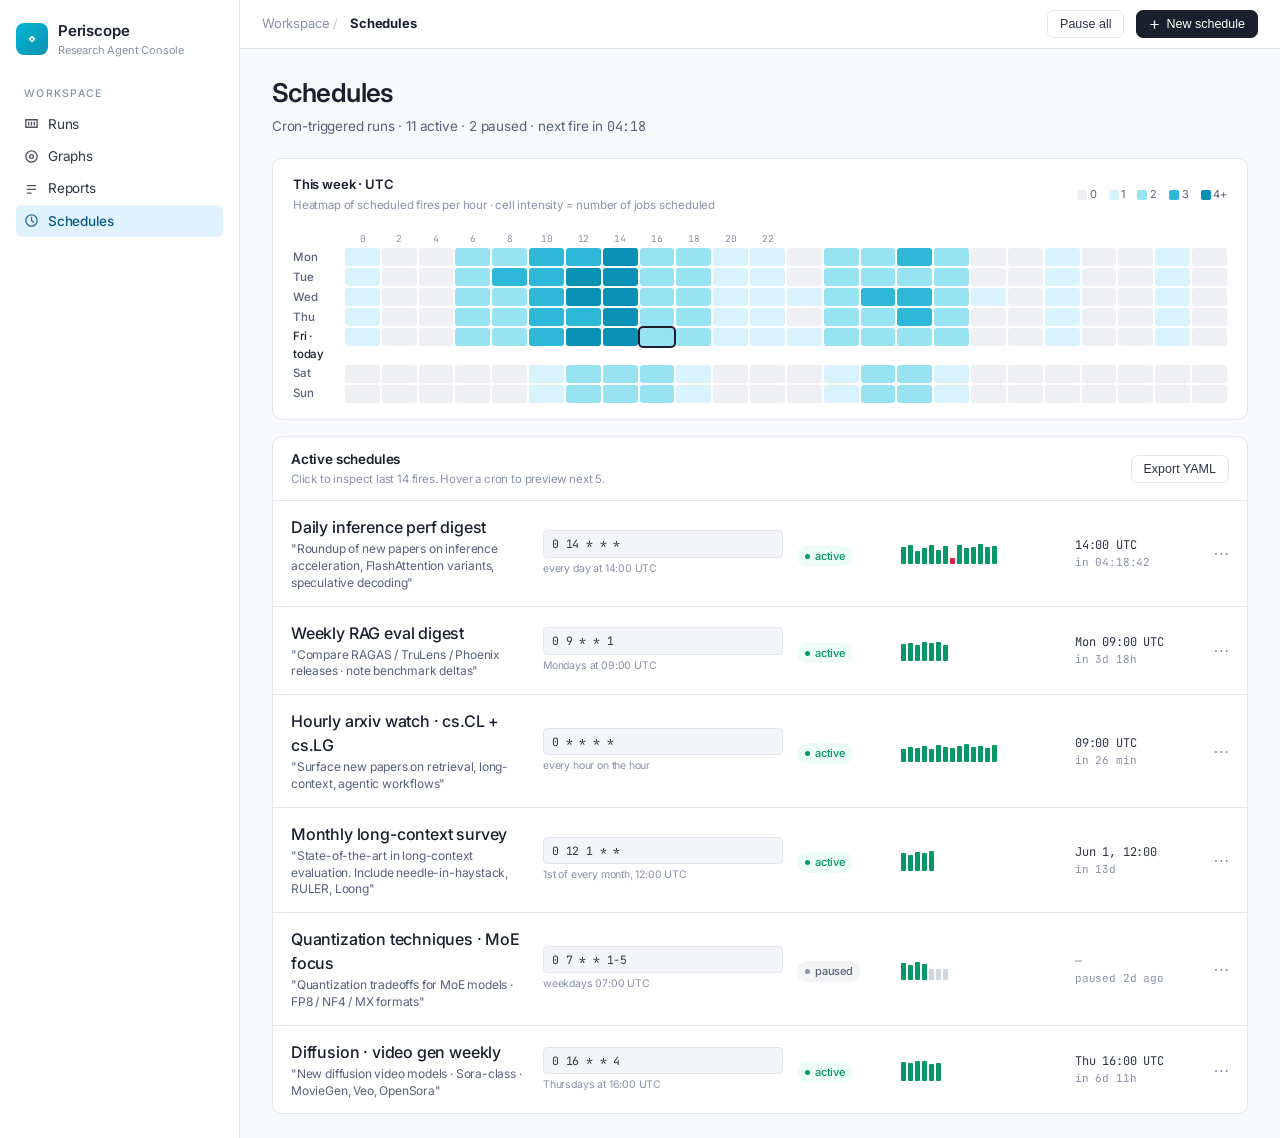
<file: showcase/schedules.html>
<!doctype html>
<html lang="en">
<head>
<meta charset="utf-8" />
<meta name="viewport" content="width=device-width, initial-scale=1" />
<title>Schedules · Periscope</title>
<link rel="icon" type="image/svg+xml" href="data:image/svg+xml;utf8,<svg xmlns='http://www.w3.org/2000/svg' viewBox='0 0 32 32'><defs><linearGradient id='g' x1='0' y1='0' x2='1' y2='1'><stop offset='0' stop-color='%2306b6d4'/><stop offset='1' stop-color='%230891b2'/></linearGradient></defs><rect width='32' height='32' rx='8' fill='url(%23g)'/><path d='M9 16 L16 9 L23 16 L16 23 Z' fill='white'/></svg>" />
<link rel="preconnect" href="https://fonts.googleapis.com">
<link href="https://fonts.googleapis.com/css2?family=Inter:wght@400;500;600;700&family=JetBrains+Mono:wght@400;500&display=swap" rel="stylesheet">
<style>
:root {
  --bg: #f8f9fb; --panel: #ffffff; --panel-2: #f3f5f8;
  --ink: #1a1f2e; --ink-2: #2e3445; --muted: #5a627a; --subtle: #8b92a8;
  --border: #e3e7ed; --border-strong: #d0d6e0;
  --accent: #0891b2; --accent-soft: #e0f2fe;
  --emerald: #059669; --rose: #e11d48; --amber: #d97706; --indigo: #4f46e5;
}
* { box-sizing: border-box; margin: 0; padding: 0; }
html, body { background: var(--bg); color: var(--ink); font-family: 'Inter', system-ui, sans-serif; -webkit-font-smoothing: antialiased; letter-spacing: -0.011em; line-height: 1.5; }
.mono { font-family: 'JetBrains Mono', ui-monospace, Menlo, monospace; }
.tab { font-variant-numeric: tabular-nums; }
a { color: var(--accent); text-decoration: none; }

.app { display: grid; grid-template-columns: 240px 1fr; min-height: 100vh; }
.sidebar { background: var(--panel); border-right: 1px solid var(--border); padding: 20px 16px; }
.brand { display: flex; align-items: center; gap: 10px; margin-bottom: 28px; }
.brand-logo { width: 32px; height: 32px; border-radius: 8px; background: linear-gradient(135deg, #06b6d4 0%, #0891b2 100%); display: flex; align-items: center; justify-content: center; color: white; }
.brand-name { font-size: 15px; font-weight: 600; }
.brand-tag { font-size: 11px; color: var(--subtle); margin-top: -1px; }
.sb-section { margin-top: 18px; }
.sb-label { font-size: 10.5px; text-transform: uppercase; letter-spacing: 0.12em; color: var(--subtle); padding: 0 8px; margin-bottom: 6px; font-weight: 500; }
.sb-item { display: flex; align-items: center; gap: 9px; padding: 6px 8px; border-radius: 6px; font-size: 13.5px; color: var(--ink-2); cursor: pointer; }
.sb-item:hover { background: var(--panel-2); }
.sb-item.active { background: var(--accent-soft); color: #075985; font-weight: 500; }
.sb-item svg { width: 15px; height: 15px; opacity: 0.85; }

.main { padding: 24px 32px; }
.topbar { background: var(--panel); border-bottom: 1px solid var(--border); padding: 10px 22px; display: flex; align-items: center; gap: 12px; margin: -24px -32px 24px; font-size: 13px; }
.btn { display: inline-flex; align-items: center; gap: 6px; padding: 6px 12px; border-radius: 7px; font-size: 12.5px; font-weight: 500; cursor: pointer; border: 1px solid var(--border); background: white; color: var(--ink-2); }
.btn-primary { background: var(--ink); color: white; border-color: var(--ink); }
.kbd { padding: 1px 5px; border: 1px solid var(--border-strong); border-radius: 4px; font-size: 10px; background: white; color: var(--subtle); font-family: 'JetBrains Mono'; }

.title { font-size: 26px; font-weight: 600; letter-spacing: -0.022em; margin-bottom: 4px; }
.subtitle { color: var(--muted); font-size: 13.5px; }

/* Calendar — 7d × 24h heatmap of scheduled fires */
.cal-card { background: var(--panel); border: 1px solid var(--border); border-radius: 10px; padding: 16px 20px; margin: 22px 0 16px; }
.cal-h { display: flex; align-items: center; justify-content: space-between; margin-bottom: 14px; }
.cal-title { font-size: 13px; font-weight: 600; }
.cal-sub { font-size: 11.5px; color: var(--subtle); margin-top: 2px; }
.cal-legend { display: flex; gap: 12px; font-size: 11px; color: var(--muted); }
.cal-grid { display: grid; grid-template-columns: 50px repeat(24, 1fr); gap: 2px; }
.cal-hour { font-size: 9.5px; color: var(--subtle); font-family: 'JetBrains Mono'; text-align: center; padding-top: 4px; }
.cal-day-label { font-size: 11.5px; color: var(--muted); display: flex; align-items: center; font-weight: 500; }
.cal-day-label.today { color: var(--ink); }
.cal-cell { height: 18px; border-radius: 3px; background: #eef0f3; }
.cal-cell.h1 { background: #d8f3fb; }
.cal-cell.h2 { background: #98e3f1; }
.cal-cell.h3 { background: #2cb8d6; }
.cal-cell.h4 { background: var(--accent); }
.cal-cell.now { box-shadow: 0 0 0 2px var(--ink); }

/* Schedule rows */
.panel { background: var(--panel); border: 1px solid var(--border); border-radius: 10px; overflow: hidden; }
.panel-h { padding: 12px 18px; border-bottom: 1px solid var(--border); display: flex; align-items: center; justify-content: space-between; }
.panel-h h3 { font-size: 13.5px; font-weight: 600; }
.panel-h .s { font-size: 11.5px; color: var(--subtle); margin-top: 2px; }
.sched { display: grid; grid-template-columns: 1fr 240px 90px 160px 110px 30px; gap: 14px; align-items: center; padding: 14px 18px; border-bottom: 1px solid var(--border); }
.sched:last-child { border-bottom: 0; }
.sched:hover { background: var(--panel-2); }
.sched-name { font-weight: 500; color: var(--ink); }
.sched-q { color: var(--muted); font-size: 12px; margin-top: 2px; line-height: 1.4; }
.sched-cron { font-family: 'JetBrains Mono'; font-size: 11.5px; color: var(--ink-2); background: var(--panel-2); padding: 4px 8px; border-radius: 4px; border: 1px solid var(--border); }
.cron-pretty { font-size: 10.5px; color: var(--subtle); margin-top: 3px; font-family: 'Inter'; }
.run-mini { display: flex; gap: 2px; align-items: end; height: 22px; }
.run-mini i { width: 5px; border-radius: 1px; background: var(--emerald); }
.run-mini i.fail { background: var(--rose); }
.run-mini i.skip { background: var(--border-strong); }
.pill { display: inline-flex; align-items: center; gap: 5px; padding: 2px 8px; border-radius: 999px; font-size: 11px; font-weight: 500; }
.pill .dot { width: 5px; height: 5px; border-radius: 50%; }
.pill.ok { background: #ecfdf5; color: var(--emerald); } .pill.ok .dot { background: var(--emerald); }
.pill.paused { background: #f3f4f6; color: var(--muted); } .pill.paused .dot { background: var(--subtle); }
.pill.cool { background: #ecfeff; color: #0e7490; }
.next-fire { font-family: 'JetBrains Mono'; font-size: 12px; color: var(--ink-2); }
.next-fire .rel { color: var(--subtle); font-size: 11px; }
</style>
</head>
<body>
<div class="app">
  <aside class="sidebar">
    <div class="brand">
      <div class="brand-logo"><svg width="14" height="14" viewBox="0 0 16 16" fill="currentColor"><path d="M4 8 L8 4 L12 8 L8 12 Z M8 6.5 L6.5 8 L8 9.5 L9.5 8 Z"/></svg></div>
      <div><div class="brand-name">Periscope</div><div class="brand-tag">Research Agent Console</div></div>
    </div>
    <div class="sb-section">
      <div class="sb-label">Workspace</div>
      <div class="sb-item"><svg viewBox="0 0 16 16" fill="none" stroke="currentColor" stroke-width="1.4"><path d="M2 4 H14 V12 H2 Z M5 6 V10 M8 6 V10 M11 6 V10"/></svg>Runs</div>
      <div class="sb-item"><svg viewBox="0 0 16 16" fill="none" stroke="currentColor" stroke-width="1.4"><circle cx="8" cy="8" r="6"/><circle cx="8" cy="8" r="2"/></svg>Graphs</div>
      <div class="sb-item"><svg viewBox="0 0 16 16" fill="none" stroke="currentColor" stroke-width="1.4"><path d="M3 5 H13 M3 9 H13 M3 13 H8"/></svg>Reports</div>
      <div class="sb-item active"><svg viewBox="0 0 16 16" fill="none" stroke="currentColor" stroke-width="1.4"><circle cx="8" cy="8" r="6"/><path d="M8 4 V8 L10.5 10"/></svg>Schedules</div>
    </div>
  </aside>

  <section class="main">
    <div class="topbar">
      <span style="color:var(--subtle)">Workspace <span style="opacity:0.5">/</span></span> <b>Schedules</b>
      <div style="flex:1"></div>
      <button class="btn">Pause all</button>
      <button class="btn btn-primary"><svg width="11" height="11" viewBox="0 0 16 16" fill="none" stroke="currentColor" stroke-width="1.8"><path d="M8 2 V14 M2 8 H14"/></svg>New schedule</button>
    </div>

    <div class="title">Schedules</div>
    <div class="subtitle">Cron-triggered runs · 11 active · 2 paused · next fire in <span class="mono">04:18</span></div>

    <div class="cal-card">
      <div class="cal-h">
        <div>
          <div class="cal-title">This week · UTC</div>
          <div class="cal-sub">Heatmap of scheduled fires per hour · cell intensity = number of jobs scheduled</div>
        </div>
        <div class="cal-legend">
          <span><span style="display:inline-block; width:10px; height:10px; background:#eef0f3; border-radius:2px; vertical-align:middle"></span> 0</span>
          <span><span style="display:inline-block; width:10px; height:10px; background:#d8f3fb; border-radius:2px; vertical-align:middle"></span> 1</span>
          <span><span style="display:inline-block; width:10px; height:10px; background:#98e3f1; border-radius:2px; vertical-align:middle"></span> 2</span>
          <span><span style="display:inline-block; width:10px; height:10px; background:#2cb8d6; border-radius:2px; vertical-align:middle"></span> 3</span>
          <span><span style="display:inline-block; width:10px; height:10px; background:var(--accent); border-radius:2px; vertical-align:middle"></span> 4+</span>
        </div>
      </div>
      <div class="cal-grid">
        <div></div>
        <div class="cal-hour">0</div><div class="cal-hour">2</div><div class="cal-hour">4</div><div class="cal-hour">6</div><div class="cal-hour">8</div><div class="cal-hour">10</div><div class="cal-hour">12</div><div class="cal-hour">14</div><div class="cal-hour">16</div><div class="cal-hour">18</div><div class="cal-hour">20</div><div class="cal-hour">22</div>
        <div class="cal-hour"></div><div class="cal-hour"></div><div class="cal-hour"></div><div class="cal-hour"></div><div class="cal-hour"></div><div class="cal-hour"></div><div class="cal-hour"></div><div class="cal-hour"></div><div class="cal-hour"></div><div class="cal-hour"></div><div class="cal-hour"></div><div class="cal-hour"></div>

        <div class="cal-day-label">Mon</div>
        <div class="cal-cell h1"></div><div class="cal-cell"></div><div class="cal-cell"></div><div class="cal-cell h2"></div><div class="cal-cell h2"></div><div class="cal-cell h3"></div><div class="cal-cell h3"></div><div class="cal-cell h4"></div><div class="cal-cell h2"></div><div class="cal-cell h2"></div><div class="cal-cell h1"></div><div class="cal-cell h1"></div><div class="cal-cell"></div><div class="cal-cell h2"></div><div class="cal-cell h2"></div><div class="cal-cell h3"></div><div class="cal-cell h2"></div><div class="cal-cell"></div><div class="cal-cell"></div><div class="cal-cell h1"></div><div class="cal-cell"></div><div class="cal-cell"></div><div class="cal-cell h1"></div><div class="cal-cell"></div>

        <div class="cal-day-label">Tue</div>
        <div class="cal-cell h1"></div><div class="cal-cell"></div><div class="cal-cell"></div><div class="cal-cell h2"></div><div class="cal-cell h3"></div><div class="cal-cell h3"></div><div class="cal-cell h4"></div><div class="cal-cell h4"></div><div class="cal-cell h2"></div><div class="cal-cell h2"></div><div class="cal-cell h1"></div><div class="cal-cell h1"></div><div class="cal-cell"></div><div class="cal-cell h2"></div><div class="cal-cell h2"></div><div class="cal-cell h2"></div><div class="cal-cell h2"></div><div class="cal-cell"></div><div class="cal-cell"></div><div class="cal-cell h1"></div><div class="cal-cell"></div><div class="cal-cell"></div><div class="cal-cell h1"></div><div class="cal-cell"></div>

        <div class="cal-day-label">Wed</div>
        <div class="cal-cell h1"></div><div class="cal-cell"></div><div class="cal-cell"></div><div class="cal-cell h2"></div><div class="cal-cell h2"></div><div class="cal-cell h3"></div><div class="cal-cell h4"></div><div class="cal-cell h4"></div><div class="cal-cell h2"></div><div class="cal-cell h2"></div><div class="cal-cell h1"></div><div class="cal-cell h1"></div><div class="cal-cell h1"></div><div class="cal-cell h2"></div><div class="cal-cell h3"></div><div class="cal-cell h3"></div><div class="cal-cell h2"></div><div class="cal-cell h1"></div><div class="cal-cell"></div><div class="cal-cell h1"></div><div class="cal-cell"></div><div class="cal-cell"></div><div class="cal-cell h1"></div><div class="cal-cell"></div>

        <div class="cal-day-label">Thu</div>
        <div class="cal-cell h1"></div><div class="cal-cell"></div><div class="cal-cell"></div><div class="cal-cell h2"></div><div class="cal-cell h2"></div><div class="cal-cell h3"></div><div class="cal-cell h3"></div><div class="cal-cell h4"></div><div class="cal-cell h2"></div><div class="cal-cell h2"></div><div class="cal-cell h1"></div><div class="cal-cell h1"></div><div class="cal-cell"></div><div class="cal-cell h2"></div><div class="cal-cell h2"></div><div class="cal-cell h3"></div><div class="cal-cell h2"></div><div class="cal-cell"></div><div class="cal-cell"></div><div class="cal-cell h1"></div><div class="cal-cell"></div><div class="cal-cell"></div><div class="cal-cell h1"></div><div class="cal-cell"></div>

        <div class="cal-day-label today">Fri · today</div>
        <div class="cal-cell h1"></div><div class="cal-cell"></div><div class="cal-cell"></div><div class="cal-cell h2"></div><div class="cal-cell h2"></div><div class="cal-cell h3"></div><div class="cal-cell h4"></div><div class="cal-cell h4"></div><div class="cal-cell h2 now"></div><div class="cal-cell h2"></div><div class="cal-cell h1"></div><div class="cal-cell h1"></div><div class="cal-cell h1"></div><div class="cal-cell h2"></div><div class="cal-cell h2"></div><div class="cal-cell h2"></div><div class="cal-cell h2"></div><div class="cal-cell"></div><div class="cal-cell"></div><div class="cal-cell h1"></div><div class="cal-cell"></div><div class="cal-cell"></div><div class="cal-cell h1"></div><div class="cal-cell"></div>

        <div class="cal-day-label">Sat</div>
        <div class="cal-cell"></div><div class="cal-cell"></div><div class="cal-cell"></div><div class="cal-cell"></div><div class="cal-cell"></div><div class="cal-cell h1"></div><div class="cal-cell h2"></div><div class="cal-cell h2"></div><div class="cal-cell h2"></div><div class="cal-cell h1"></div><div class="cal-cell"></div><div class="cal-cell"></div><div class="cal-cell"></div><div class="cal-cell h1"></div><div class="cal-cell h2"></div><div class="cal-cell h2"></div><div class="cal-cell h1"></div><div class="cal-cell"></div><div class="cal-cell"></div><div class="cal-cell"></div><div class="cal-cell"></div><div class="cal-cell"></div><div class="cal-cell"></div><div class="cal-cell"></div>

        <div class="cal-day-label">Sun</div>
        <div class="cal-cell"></div><div class="cal-cell"></div><div class="cal-cell"></div><div class="cal-cell"></div><div class="cal-cell"></div><div class="cal-cell h1"></div><div class="cal-cell h2"></div><div class="cal-cell h2"></div><div class="cal-cell h2"></div><div class="cal-cell h1"></div><div class="cal-cell"></div><div class="cal-cell"></div><div class="cal-cell"></div><div class="cal-cell h1"></div><div class="cal-cell h2"></div><div class="cal-cell h2"></div><div class="cal-cell h1"></div><div class="cal-cell"></div><div class="cal-cell"></div><div class="cal-cell"></div><div class="cal-cell"></div><div class="cal-cell"></div><div class="cal-cell"></div><div class="cal-cell"></div>
      </div>
    </div>

    <div class="panel">
      <div class="panel-h">
        <div>
          <h3>Active schedules</h3>
          <div class="s">Click to inspect last 14 fires. Hover a cron to preview next 5.</div>
        </div>
        <button class="btn">Export YAML</button>
      </div>

      <div class="sched">
        <div>
          <div class="sched-name">Daily inference perf digest</div>
          <div class="sched-q">"Roundup of new papers on inference acceleration, FlashAttention variants, speculative decoding"</div>
        </div>
        <div>
          <div class="sched-cron">0 14 * * *</div>
          <div class="cron-pretty">every day at 14:00 UTC</div>
        </div>
        <div><span class="pill ok"><span class="dot"></span>active</span></div>
        <div><div class="run-mini"><i style="height:78%"></i><i style="height:88%"></i><i style="height:62%"></i><i style="height:74%"></i><i style="height:90%"></i><i style="height:64%"></i><i style="height:82%"></i><i class="fail" style="height:30%"></i><i style="height:88%"></i><i style="height:74%"></i><i style="height:80%"></i><i style="height:92%"></i><i style="height:78%"></i><i style="height:84%"></i></div></div>
        <div class="next-fire">14:00 UTC<div class="rel">in 04:18:42</div></div>
        <div style="color:var(--subtle); cursor: pointer; text-align: right">⋯</div>
      </div>

      <div class="sched">
        <div>
          <div class="sched-name">Weekly RAG eval digest</div>
          <div class="sched-q">"Compare RAGAS / TruLens / Phoenix releases · note benchmark deltas"</div>
        </div>
        <div>
          <div class="sched-cron">0 9 * * 1</div>
          <div class="cron-pretty">Mondays at 09:00 UTC</div>
        </div>
        <div><span class="pill ok"><span class="dot"></span>active</span></div>
        <div><div class="run-mini"><i style="height:80%"></i><i style="height:84%"></i><i style="height:76%"></i><i style="height:88%"></i><i style="height:82%"></i><i style="height:90%"></i><i style="height:74%"></i></div></div>
        <div class="next-fire">Mon 09:00 UTC<div class="rel">in 3d 18h</div></div>
        <div style="color:var(--subtle); cursor: pointer; text-align: right">⋯</div>
      </div>

      <div class="sched">
        <div>
          <div class="sched-name">Hourly arxiv watch · cs.CL + cs.LG</div>
          <div class="sched-q">"Surface new papers on retrieval, long-context, agentic workflows"</div>
        </div>
        <div>
          <div class="sched-cron">0 * * * *</div>
          <div class="cron-pretty">every hour on the hour</div>
        </div>
        <div><span class="pill ok"><span class="dot"></span>active</span></div>
        <div><div class="run-mini"><i style="height:60%"></i><i style="height:68%"></i><i style="height:64%"></i><i style="height:72%"></i><i style="height:58%"></i><i style="height:78%"></i><i style="height:70%"></i><i style="height:64%"></i><i style="height:72%"></i><i style="height:80%"></i><i style="height:68%"></i><i style="height:74%"></i><i style="height:62%"></i><i style="height:78%"></i></div></div>
        <div class="next-fire">09:00 UTC<div class="rel">in 26 min</div></div>
        <div style="color:var(--subtle); cursor: pointer; text-align: right">⋯</div>
      </div>

      <div class="sched">
        <div>
          <div class="sched-name">Monthly long-context survey</div>
          <div class="sched-q">"State-of-the-art in long-context evaluation. Include needle-in-haystack, RULER, Loong"</div>
        </div>
        <div>
          <div class="sched-cron">0 12 1 * *</div>
          <div class="cron-pretty">1st of every month, 12:00 UTC</div>
        </div>
        <div><span class="pill ok"><span class="dot"></span>active</span></div>
        <div><div class="run-mini"><i style="height:80%"></i><i style="height:74%"></i><i style="height:88%"></i><i style="height:82%"></i><i style="height:90%"></i></div></div>
        <div class="next-fire">Jun 1, 12:00<div class="rel">in 13d</div></div>
        <div style="color:var(--subtle); cursor: pointer; text-align: right">⋯</div>
      </div>

      <div class="sched">
        <div>
          <div class="sched-name">Quantization techniques · MoE focus</div>
          <div class="sched-q">"Quantization tradeoffs for MoE models · FP8 / NF4 / MX formats"</div>
        </div>
        <div>
          <div class="sched-cron">0 7 * * 1-5</div>
          <div class="cron-pretty">weekdays 07:00 UTC</div>
        </div>
        <div><span class="pill paused"><span class="dot"></span>paused</span></div>
        <div><div class="run-mini"><i style="height:78%"></i><i style="height:68%"></i><i style="height:84%"></i><i style="height:74%"></i><i class="skip" style="height:50%"></i><i class="skip" style="height:50%"></i><i class="skip" style="height:50%"></i></div></div>
        <div class="next-fire" style="color: var(--subtle)">—<div class="rel">paused 2d ago</div></div>
        <div style="color:var(--subtle); cursor: pointer; text-align: right">⋯</div>
      </div>

      <div class="sched">
        <div>
          <div class="sched-name">Diffusion · video gen weekly</div>
          <div class="sched-q">"New diffusion video models · Sora-class · MovieGen, Veo, OpenSora"</div>
        </div>
        <div>
          <div class="sched-cron">0 16 * * 4</div>
          <div class="cron-pretty">Thursdays at 16:00 UTC</div>
        </div>
        <div><span class="pill ok"><span class="dot"></span>active</span></div>
        <div><div class="run-mini"><i style="height:84%"></i><i style="height:78%"></i><i style="height:90%"></i><i style="height:88%"></i><i style="height:74%"></i><i style="height:82%"></i></div></div>
        <div class="next-fire">Thu 16:00 UTC<div class="rel">in 6d 11h</div></div>
        <div style="color:var(--subtle); cursor: pointer; text-align: right">⋯</div>
      </div>
    </div>

  </section>
</div>
</body>
</html>
</file>
